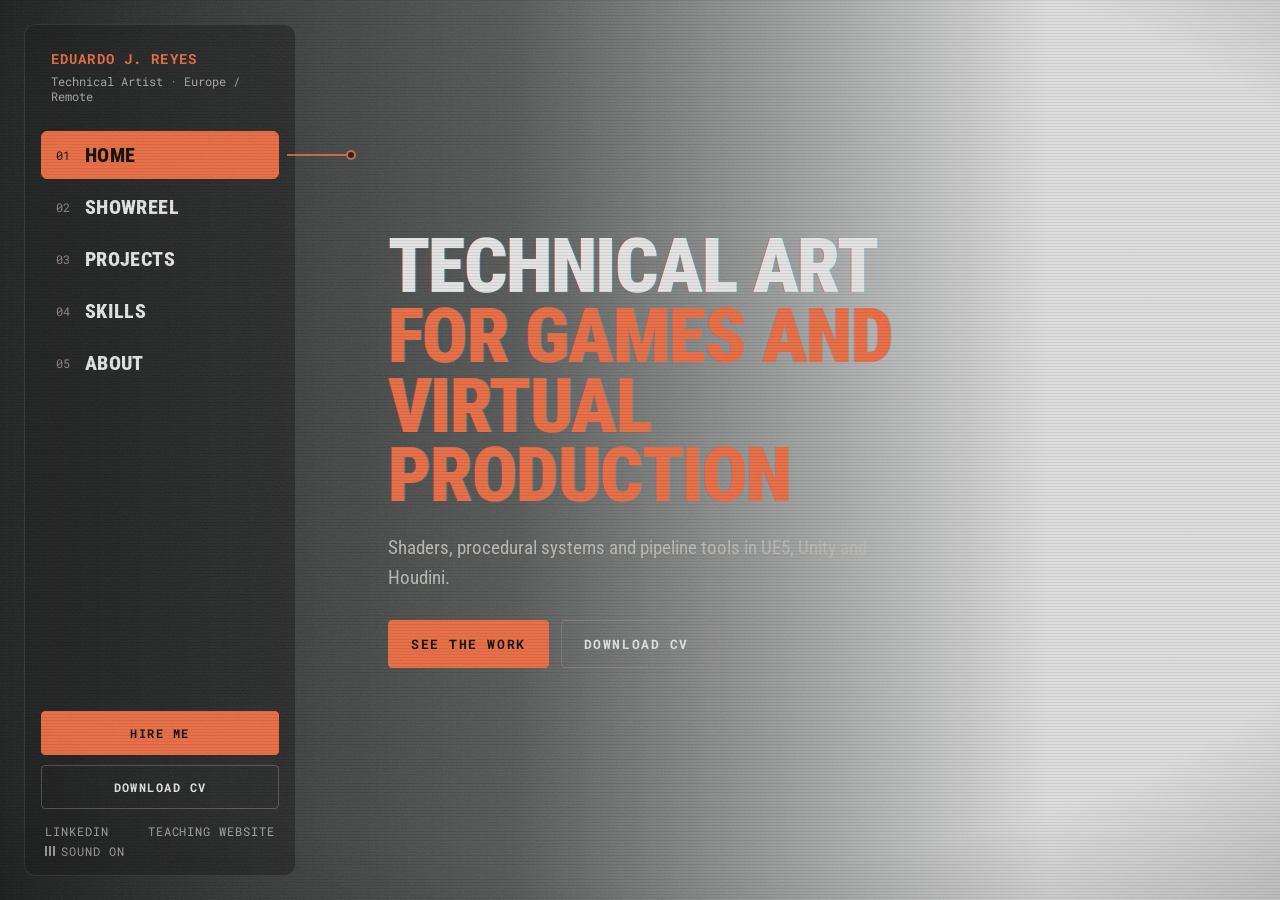
<file: index.html>
<!DOCTYPE html>
<html lang="en">
<head>
<meta charset="UTF-8">
<script>
  (function () {
    try {
      if (sessionStorage.getItem('ejr-handoff') === 'techart') {
        sessionStorage.removeItem('ejr-handoff');
        if (!matchMedia('(prefers-reduced-motion: reduce)').matches) document.documentElement.classList.add('handoff-in');
      }
    } catch (e) {}
  })();
</script>
<meta name="viewport" content="width=device-width, initial-scale=1.0">
<title>Eduardo J. Reyes · Technical Artist</title>
<meta name="description" content="Eduardo J. Reyes, Technical Artist for games and virtual production. Shaders, procedural systems and pipeline tools in UE5, Unity and Houdini. Based in Barcelona.">
<meta name="author" content="Eduardo J. Reyes">
<link rel="canonical" href="https://eduardojreyes.com/">
<meta property="og:type" content="website">
<meta property="og:url" content="https://eduardojreyes.com/">
<meta property="og:title" content="Eduardo J. Reyes · Technical Artist">
<meta property="og:description" content="Shaders, procedural systems and pipeline tools in UE5, Unity and Houdini.">
<meta property="og:image" content="https://eduardojreyes.com/assets/Caratula.png">
<meta name="twitter:card" content="summary_large_image">
<meta name="theme-color" content="#e66d45">
<link rel="preconnect" href="https://fonts.googleapis.com">
<link rel="preconnect" href="https://fonts.gstatic.com" crossorigin>
<link rel="preconnect" href="https://player.vimeo.com">
<link href="https://fonts.googleapis.com/css2?family=Roboto+Condensed:wght@400;700;800;900&family=Roboto+Mono:wght@400;500;700&display=swap" rel="stylesheet">
<style>
:root{
  --bg:#121414; --bg2:#0d0e0f; --surface:#1f2020; --surf-hi:#212323;
  --orange:#e66d45; --orange-lo:#ffb59e; --sand:#e7c184; --teal:#6ed5eb; --cream:#ede4cf;
  --text:#e3e2e2; --soft:#c4c2be; --muted:#b9b7b3; --dim:#a8a6a3; --label:#8f8580;
  --line:rgba(166,139,131,.22); --line-hi:rgba(166,139,131,.45);
  --mono:'Roboto Mono',ui-monospace,monospace; --display:'Roboto Condensed','Arial Narrow',sans-serif;
  --ease:cubic-bezier(.16,.84,.24,1);
  --ca:-1px 0 rgba(255,46,46,.32),1px 0 rgba(0,214,255,.28);
  color-scheme:dark;
}
*,*::before,*::after{box-sizing:border-box}
html,body{height:100%}
body{margin:0;background:var(--bg);color:var(--text);font-family:var(--display);overflow:hidden;
  background-image:linear-gradient(rgba(255,255,255,.045) 1px,transparent 1px),linear-gradient(90deg,rgba(255,255,255,.045) 1px,transparent 1px);
  background-size:80px 80px}
a{color:var(--orange);text-decoration:none;transition:color .2s}
a:hover{color:var(--orange-lo)}
button{font:inherit;color:inherit}
:focus-visible{outline:2px solid var(--orange);outline-offset:3px}
.sr-only{position:absolute;width:1px;height:1px;overflow:hidden;clip:rect(0 0 0 0);white-space:nowrap}
.mono{font-family:var(--mono)}

/* ---------- app frame ---------- */
.app{position:relative;height:100vh;height:100dvh;display:flex;gap:0}
.home-bg{position:absolute;inset:0;z-index:0;overflow:hidden;opacity:0;transition:opacity .8s var(--ease);pointer-events:none}
.app[data-sec="home"] .home-bg{opacity:1}
.home-bg .vid{position:absolute;inset:0}
.home-bg iframe{position:absolute;top:50%;left:50%;width:max(100%,177.78vh);height:max(100%,56.25vw);transform:translate(-50%,-50%);border:0;opacity:0;transition:opacity 1s}
.home-bg .ready iframe{opacity:1}
.home-bg::after{content:'';position:absolute;inset:0;background:linear-gradient(90deg,rgba(18,20,20,.92) 0%,rgba(18,20,20,.7) 40%,rgba(18,20,20,.15) 82%)}

/* ---------- glass menu ---------- */
.menu{position:relative;z-index:60;flex:0 0 272px;margin:24px 0 24px 24px;padding:26px 16px 18px;display:flex;flex-direction:column;gap:26px;
  background:rgba(31,32,32,.55);backdrop-filter:blur(18px);-webkit-backdrop-filter:blur(18px);border:1px solid rgba(255,255,255,.1);border-radius:12px}
.brand{padding:0 10px;display:flex;flex-direction:column;gap:6px}
.brand b{font:700 14px/1.2 var(--mono);letter-spacing:.08em;text-transform:uppercase;color:var(--orange)}
.brand span{font:400 12px/1.3 var(--mono);color:var(--dim)}
.nav{position:relative;display:flex;flex-direction:column;gap:4px;list-style:none;margin:0;padding:0}
.nav a{position:relative;display:flex;align-items:center;gap:14px;min-height:48px;padding:0 14px;border-radius:6px;border:1px solid transparent;
  font:800 20px/1 var(--display);letter-spacing:.02em;text-transform:uppercase;color:var(--text);transition:background .25s,color .25s,border-color .25s}
.nav a .n{font:400 12px/1 var(--mono);color:var(--label);transition:color .25s}
.nav a:hover{background:rgba(255,255,255,.05);color:var(--text)}
.nav a[aria-current="page"]{background:var(--orange);border-color:var(--orange);color:#121414}
.nav a[aria-current="page"] .n{color:#121414}
.wire{position:absolute;right:-68px;width:60px;height:2px;top:0;background:var(--orange);opacity:.85;transition:top .5s var(--ease);pointer-events:none}
.wire::after{content:'';position:absolute;right:-9px;top:-4px;width:10px;height:10px;border-radius:50%;background:var(--surface);border:2px solid var(--orange)}
.menu-foot{margin-top:auto;display:flex;flex-direction:column;gap:10px}
.btn{display:inline-flex;align-items:center;justify-content:center;gap:8px;min-height:44px;padding:0 18px;border-radius:4px;cursor:pointer;
  font:700 12px/1 var(--mono);letter-spacing:.12em;text-transform:uppercase;border:1px solid var(--line-hi);color:var(--text);background:transparent;transition:background .2s,color .2s,border-color .2s}
.btn:hover{border-color:var(--orange);color:var(--orange)}
.btn.solid{background:var(--orange);border-color:var(--orange);color:#121414}
.btn.solid:hover{background:var(--orange-lo);border-color:var(--orange-lo);color:#121414}
.foot-links{display:flex;flex-wrap:wrap;justify-content:space-between;gap:8px;padding:6px 4px 0;font:400 12px/1 var(--mono);letter-spacing:.08em;text-transform:uppercase}
.foot-links a,.sound{color:var(--dim)}
.sound{background:none;border:0;padding:0;cursor:pointer;font:inherit;letter-spacing:inherit;text-transform:inherit;display:inline-flex;align-items:center;gap:6px}
.sound:hover{color:var(--orange)}
.sound i{display:inline-flex;gap:2px;align-items:flex-end;height:10px}
.sound i b{display:block;width:2px;background:currentColor;height:100%;transform-origin:bottom;animation:eq .5s ease-in-out infinite alternate}
.sound i b:nth-child(2){animation-delay:.15s}.sound i b:nth-child(3){animation-delay:.3s}
.sound[aria-pressed="false"] i b{animation:none;transform:scaleY(.3)}
@keyframes eq{0%{transform:scaleY(.3)}100%{transform:scaleY(1)}}

/* ---------- stage ---------- */
.stage{position:relative;z-index:2;flex:1 1 auto;min-width:0;height:100%;overflow:hidden}
.panel{position:absolute;inset:0;padding:28px 44px 28px 92px;display:flex;flex-direction:column;overflow-y:auto;visibility:hidden;opacity:0}
.panel.on{visibility:visible;opacity:1}
.panel.settle{animation:crtSettle .5s cubic-bezier(.2,.7,.2,1) both}
@keyframes crtSettle{0%{transform:scale(1.025,.985);filter:brightness(1.12) contrast(1.05)}100%{transform:none;filter:none}}
.panel.on .rise>*{animation:rise .6s var(--ease) both}
.panel.on .rise>*:nth-child(2){animation-delay:.07s}.panel.on .rise>*:nth-child(3){animation-delay:.14s}.panel.on .rise>*:nth-child(4){animation-delay:.21s}.panel.on .rise>*:nth-child(5){animation-delay:.28s}
@keyframes rise{from{opacity:0;transform:translateY(16px)}to{opacity:1;transform:none}}
.eyebrow{margin:0;font:400 12px/1.4 var(--mono);letter-spacing:.16em;text-transform:uppercase;color:var(--label)}
.h2{margin:0;font:900 44px/.95 var(--display);text-transform:uppercase;letter-spacing:-.01em}
.h2 span{color:var(--orange)}

.node{background:var(--surface);border:1px solid var(--line);border-radius:4px;overflow:hidden}
.nh{display:flex;align-items:center;gap:8px;padding:8px 16px;background:var(--surf-hi);border-bottom:1px solid rgba(255,255,255,.06);font:400 12px/1.2 var(--mono);letter-spacing:.07em;white-space:nowrap;overflow:hidden;text-overflow:ellipsis}
.nh .d{flex:0 0 8px;height:8px;border-radius:50%;background:var(--orange);box-shadow:0 0 6px var(--orange)}
.nh .p{color:var(--label)} .nh .s{color:#6b5a56} .nh .k{color:#b0a8a4;overflow:hidden;text-overflow:ellipsis}

/* home */
.home{justify-content:center}
.home-copy{max-width:660px;display:flex;flex-direction:column;gap:22px}
.home-copy .tag{color:var(--teal)}
.home-copy h1{margin:0;font:900 76px/.92 var(--display);letter-spacing:-.02em;text-transform:uppercase}
.home-copy h1 span{display:block;color:var(--orange)}
.home-copy p.lead{margin:0;font-size:19px;line-height:1.55;color:var(--muted);max-width:520px}
.ctas{display:flex;flex-wrap:wrap;gap:12px;padding-top:6px}
.ctas .btn{font-size:13px;min-height:48px;padding:0 22px}

/* showreel */
.reel{justify-content:center;gap:18px}
.reel .node{width:100%;max-width:1080px}
.reel-frame{position:relative;aspect-ratio:16/9;max-height:calc(100dvh - 220px);margin:0 auto;background:var(--bg2)}
.reel-frame iframe{position:absolute;inset:0;width:100%;height:100%;border:0}
.reel-row{display:flex;flex-wrap:wrap;align-items:center;justify-content:flex-end;gap:12px;max-width:1080px;color:var(--muted);font-size:17px}

/* projects */
.projects{gap:16px;justify-content:center}
.proj-head{display:flex;flex-wrap:wrap;align-items:flex-end;justify-content:space-between;gap:16px}
.proj-ctrl{display:flex;align-items:center;gap:10px}
.arrow{width:48px;height:48px;border-radius:50%;border:1px solid var(--line-hi);background:rgba(31,32,32,.6);display:grid;place-items:center;cursor:pointer;transition:border-color .2s,color .2s}
.arrow:hover{border-color:var(--orange);color:var(--orange)}
.count{min-width:64px;text-align:center;font:500 13px/1 var(--mono);letter-spacing:.1em;color:var(--dim)}
.count b{color:var(--text);font-weight:700}
.track-wrap{container-type:inline-size;position:relative;flex:0 0 auto}
.track{--cw:min(780px,64cqw,calc((100dvh - 440px) * 1.7778));position:relative;height:calc(var(--cw) * 9 / 16 + 34px)}
.pcard{position:absolute;top:0;left:50%;width:var(--cw);cursor:pointer;
  transform:translateX(-50%) scale(.72);opacity:0;pointer-events:none;
  transition:transform .65s var(--ease),opacity .5s var(--ease),filter .5s,border-color .3s;filter:saturate(.5) brightness(.8)}
.pcard[data-o="0"]{transform:translateX(-50%);opacity:1;pointer-events:auto;cursor:default;z-index:3;filter:none;border-color:rgba(230,109,69,.45)}
.pcard[data-o="-1"]{transform:translateX(calc(-50% - 62%)) scale(.82);opacity:.6;pointer-events:auto;z-index:2}
.pcard[data-o="1"]{transform:translateX(calc(-50% + 62%)) scale(.82);opacity:.6;pointer-events:auto;z-index:2}
.pcard[data-o="-1"]:hover,.pcard[data-o="1"]:hover{opacity:.85}
.pmedia{position:relative;aspect-ratio:16/9;background:repeating-linear-gradient(45deg,#171919,#171919 12px,#1c1e1e 12px,#1c1e1e 24px)}
.pmedia .ph{position:absolute;inset:0;display:grid;place-items:center;font:400 12px/1 var(--mono);letter-spacing:.1em;color:var(--label);text-transform:uppercase}
.pmedia iframe{position:absolute;inset:0;width:100%;height:100%;border:0;opacity:0;transition:opacity .6s}
.pmedia.ready iframe{opacity:1}
.pinfo{display:grid;grid-template-columns:minmax(0,1.5fr) minmax(0,1fr);gap:14px 32px;align-items:start;max-width:1100px;width:100%;margin:0 auto}
.pinfo h3{margin:0 0 6px;font:800 28px/1.08 var(--display)}
.pinfo .meta{margin:0 0 8px;font:400 12px/1.4 var(--mono);letter-spacing:.08em;color:var(--label)}
.pinfo p.desc{margin:0;font-size:16px;line-height:1.5;color:var(--muted)}
.facts{display:grid;grid-template-columns:repeat(2,minmax(0,1fr));gap:1px;background:var(--line);border:1px solid var(--line);border-radius:4px;overflow:hidden}
.facts div{background:var(--surface);padding:12px 14px;display:flex;flex-direction:column;gap:5px}
.facts span{font:400 11px/1 var(--mono);letter-spacing:.14em;text-transform:uppercase;color:var(--label)}
.facts b{font-size:16px;font-weight:700;line-height:1.25}
.plinks{grid-column:1/-1;display:flex;flex-wrap:wrap;gap:8px}
.plinks .btn.main{color:var(--orange);border-color:rgba(230,109,69,.5)}
.pinfo.swap>*{animation:rise .45s var(--ease) both}

/* skills */
.skills{justify-content:center;gap:18px}
.sk-grid{display:grid;grid-template-columns:repeat(3,minmax(0,1fr));gap:16px}
@media (max-width:1200px){.sk-grid{grid-template-columns:repeat(2,minmax(0,1fr))}}
@media (max-width:600px){.sk-grid{grid-template-columns:1fr}}
.sk-body{padding:14px 18px 16px;display:flex;flex-direction:column;gap:10px}
.sk-body h3{margin:0;font:800 20px/1.1 var(--display)}
.tags{display:flex;flex-wrap:wrap;gap:8px}
.tags{gap:6px}.tags span{font:400 12px/1 var(--mono);color:#c9c7c4;border:1px solid rgba(166,139,131,.3);border-radius:3px;padding:7px 9px}
.facts-row{display:flex;flex-wrap:wrap;gap:16px}
.facts-row .node{flex:1 1 280px;padding:12px 18px;display:flex;flex-direction:column;gap:6px}
.facts-row span{font:400 11px/1 var(--mono);letter-spacing:.14em;text-transform:uppercase;color:var(--orange)}
.facts-row b{font-size:17px;line-height:1.3}

/* about */
.about{justify-content:center}
.about-wrap{display:flex;flex-wrap:wrap;gap:32px;align-items:center}
.about .photo{flex:0 1 340px}
.about .photo img{display:block;width:100%;height:min(460px,56dvh);object-fit:cover;object-position:center 22%}
.about-copy{flex:999 1 420px;min-width:0;max-width:720px;display:flex;flex-direction:column;gap:18px}
.about-copy p{margin:0;font-size:17px;line-height:1.65;color:var(--soft)}
.clients{font-size:18px;font-weight:700;color:#c9c7c4;line-height:1.5}
.form{display:flex;flex-wrap:wrap;gap:12px;align-items:flex-end;padding-top:4px}
.form label{display:flex;flex-direction:column;gap:6px;font:400 12px/1 var(--mono);letter-spacing:.12em;text-transform:uppercase;color:var(--dim)}
.form label.e{flex:1 1 220px}.form label.m{flex:2 1 320px}
.form input{background:var(--bg);border:1px solid rgba(166,139,131,.35);border-radius:4px;color:var(--text);padding:13px 14px;font:400 15px/1.2 var(--display);letter-spacing:0;text-transform:none}
.form input:focus{border-color:var(--orange);outline:none}
.form .btn{min-height:46px}

/* ---------- shader compile (section change) ----------
   Tiles flip shut in a diagonal wave from the menu side, the new section is swapped in under them,
   then they flip open again. Timings live in the script (COMPILE_*). */
.compile{position:fixed;z-index:55;pointer-events:none;visibility:hidden;display:grid;overflow:hidden}
.compile.run{visibility:visible}
.compile i{display:block;background:#1a1c1c;border:1px solid rgba(230,109,69,.28);transform:scaleY(0);transform-origin:50% 50%}
.compile i.hot{background:#2a1f1b;border-color:rgba(230,109,69,.6)}
.compile.run i{animation:tileIn .14s cubic-bezier(.5,0,.3,1) var(--d) both,tileOut .16s cubic-bezier(.6,0,.4,1) calc(var(--d) + var(--o)) forwards}
.compile.run i.hot{animation:tileIn .14s cubic-bezier(.5,0,.3,1) var(--d) both,tileHot .2s steps(2) calc(var(--d) + .14s) 1,tileOut .16s cubic-bezier(.6,0,.4,1) calc(var(--d) + var(--o)) forwards}
@keyframes tileIn{from{transform:scaleY(0)}to{transform:scaleY(1)}}
@keyframes tileOut{from{transform:scaleY(1)}to{transform:scaleY(0)}}
@keyframes tileHot{0%{background:#8a4129}100%{background:#2a1f1b}}
.compile-osd{position:absolute;left:24px;bottom:22px;z-index:2;font:500 13px/1 var(--mono);letter-spacing:.12em;text-transform:uppercase;color:var(--cream);text-shadow:var(--ca);opacity:0}
.compile.run .compile-osd{opacity:1}
/* handoff to / from the teaching site: tiles cover the whole window, menu included */
.compile.exit{inset:0!important;width:auto!important;height:auto!important;z-index:95}
.compile.run.exit i{animation:tileIn .14s cubic-bezier(.5,0,.3,1) var(--d) both}
.compile.run.exit i.hot{animation:tileIn .14s cubic-bezier(.5,0,.3,1) var(--d) both,tileHot .2s steps(2) calc(var(--d) + .14s) 1}
.handoff-in .compile{visibility:visible;inset:0;z-index:95;background:#1a1c1c}
.handoff-in .compile .compile-osd{opacity:1}
.compile.enter{background:none}
.compile.enter i{transform:scaleY(1);animation:tileOut .18s cubic-bezier(.6,0,.4,1) var(--d) forwards}
.compile.enter i.hot{animation:tileHot .2s steps(2) 1,tileOut .18s cubic-bezier(.6,0,.4,1) var(--d) forwards}
.compile.enter .compile-osd{opacity:0;transition:opacity .15s .15s}
.stage.glitch .panel.on{animation:caShake .3s steps(2) 1}
@keyframes caShake{0%{filter:drop-shadow(-3px 0 rgba(255,40,40,.5)) drop-shadow(3px 0 rgba(0,225,255,.45))}100%{filter:none}}
.home-copy h1,.h2{text-shadow:var(--ca)}

/* ---------- vignette + scanlines + grain + VHS roll (same as the teaching site) ---------- */
body::before{content:'';position:fixed;inset:0;z-index:90;pointer-events:none;
  background:radial-gradient(115% 95% at 50% 45%,transparent 55%,rgba(0,0,0,.4) 100%),repeating-linear-gradient(to bottom,rgba(0,0,0,.07) 0 1px,transparent 1px 3px);
  animation:crtPump 4.5s ease-in-out infinite alternate}
@keyframes crtPump{0%{opacity:.82;transform:scale(1.012)}100%{opacity:1;transform:scale(1)}}
.vhs{position:fixed;inset:0;z-index:89;pointer-events:none;overflow:hidden}
.vhs::before{content:'';position:absolute;left:0;right:0;top:0;height:22vh;
  background:linear-gradient(to bottom,transparent,rgba(255,240,220,.035) 45%,rgba(255,240,220,.045) 55%,transparent);
  transform:translateY(-30vh);animation:vhsRoll 9s linear infinite}
@keyframes vhsRoll{0%{transform:translateY(-30vh)}55%,100%{transform:translateY(110vh)}}
body::after{content:'';position:fixed;inset:-100px;z-index:91;pointer-events:none;opacity:.11;mix-blend-mode:soft-light;
  background-image:url("data:image/svg+xml,%3Csvg xmlns='http://www.w3.org/2000/svg' width='220' height='220'%3E%3Cfilter id='n'%3E%3CfeTurbulence type='fractalNoise' baseFrequency='.85' numOctaves='3' stitchTiles='stitch'/%3E%3CfeColorMatrix values='0 0 0 0 1 0 0 0 0 1 0 0 0 0 1 0 0 0 2.2 -.6'/%3E%3C/filter%3E%3Crect width='100%25' height='100%25' filter='url(%23n)'/%3E%3C/svg%3E");
  animation:grain .9s steps(5) infinite}
@keyframes grain{0%{transform:translate(0,0)}20%{transform:translate(-30px,20px)}40%{transform:translate(25px,-35px)}60%{transform:translate(-15px,40px)}80%{transform:translate(35px,10px)}100%{transform:translate(0,0)}}

/* ---------- small screens: menu on top, sections scroll inside ---------- */
@media (max-width:900px){
  body{overflow-x:hidden;overflow-y:auto}
  .app{flex-direction:column;height:auto;min-height:100dvh}
  .menu{flex:0 0 auto;margin:12px;padding:14px;gap:12px}
  .brand{padding:0 4px}
  .nav{flex-direction:row;overflow-x:auto;gap:6px;scrollbar-width:none}
  .nav a{flex:0 0 auto;min-height:44px;font-size:16px;padding:0 12px;gap:8px}
  .wire{display:none}
  .menu-foot{flex-direction:row;flex-wrap:wrap;align-items:center}
  .menu-foot .btn{flex:1 1 auto}
  .foot-links{flex:1 1 100%}
  .stage{height:auto;overflow:visible;overflow-x:clip}
  .panel{position:relative;inset:auto;padding:20px 16px 48px;display:none;overflow:visible}
  .panel.on{display:flex}
  .home{min-height:70dvh}
  .home-copy h1{font-size:52px}
  .h2{font-size:36px}
  .track{--cw:86cqw}
  .pcard[data-o="-1"],.pcard[data-o="1"]{opacity:0;pointer-events:none}
  .pinfo{grid-template-columns:1fr}
  .reel-frame{max-height:none}
}
@media (prefers-reduced-motion:reduce){
  *,*::before,*::after{animation:none!important;transition:none!important}
  .compile,.vhs{display:none!important}
}
</style>
</head>
<body>
<div class="vhs" aria-hidden="true"></div>
<div class="compile" id="compile" aria-hidden="true"><span class="compile-osd" id="compileOsd">Compiling shaders 0%</span></div>

<div class="app" id="app" data-sec="home">
  <div class="home-bg" aria-hidden="true"><div class="vid" id="homeVid"></div></div>

  <aside class="menu" aria-label="Site">
    <div class="brand"><b>Eduardo J. Reyes</b><span>Technical Artist · Europe / Remote</span></div>
    <nav aria-label="Sections">
      <ul class="nav" id="nav">
        <li><a href="#home" data-sec="home"><span class="n">01</span>Home</a></li>
        <li><a href="#showreel" data-sec="showreel"><span class="n">02</span>Showreel</a></li>
        <li><a href="#projects" data-sec="projects"><span class="n">03</span>Projects</a></li>
        <li><a href="#skills" data-sec="skills"><span class="n">04</span>Skills</a></li>
        <li><a href="#about" data-sec="about"><span class="n">05</span>About</a></li>
        <li class="wire" id="wire" aria-hidden="true"></li>
      </ul>
    </nav>
    <div class="menu-foot">
      <a class="btn solid" href="mailto:eduardoj.reyes@hotmail.com?subject=Technical%20Art%20enquiry">Hire me</a>
      <a class="btn" href="CV2026_EduardoJReyes.pdf" download>Download CV</a>
      <div class="foot-links">
        <a href="https://www.linkedin.com/in/eduardojreyesdev" target="_blank" rel="noopener">LinkedIn</a>
        <a href="/professor/">Teaching website</a>
        <button type="button" class="sound" id="soundBtn" aria-pressed="true"><i aria-hidden="true"><b></b><b></b><b></b></i><span class="sound-label">Sound on</span></button>
      </div>
    </div>
  </aside>

  <main class="stage" id="stage">

    <section class="panel home on" id="home" data-sec="home" aria-labelledby="t-home">
      <div class="home-copy rise">
        <h1 id="t-home">Technical Art<span>for games and virtual production</span></h1>
        <p class="lead">Shaders, procedural systems and pipeline tools in UE5, Unity and Houdini.</p>
        <div class="ctas">
          <a class="btn solid" href="#projects">See the work</a>
          <a class="btn" href="CV2026_EduardoJReyes.pdf" download>Download CV</a>
        </div>
      </div>
    </section>

    <section class="panel reel" id="showreel" data-sec="showreel" aria-labelledby="t-reel">
      <div class="rise" style="display:flex;flex-direction:column;gap:18px">
        <div>
          <h2 class="h2" id="t-reel">Show<span>reel</span></h2>
        </div>
        <div class="node">
          <div class="nh"><span class="d" style="background:var(--sand);box-shadow:0 0 6px var(--sand)"></span><span class="p">VISUAL_SEQUENCE</span><span class="s">::</span><span class="k">REEL_2025</span></div>
          <div class="reel-frame" id="reelFrame"></div>
        </div>
        <div class="reel-row"><a class="mono" href="https://vimeo.com/1203903259" target="_blank" rel="noopener" style="font-size:12px;font-weight:700;letter-spacing:.12em;text-transform:uppercase">Open on Vimeo</a></div>
      </div>
    </section>

    <section class="panel projects" id="projects" data-sec="projects" aria-labelledby="t-proj">
      <div class="proj-head">
        <div><h2 class="h2" id="t-proj">Selected <span>projects</span></h2></div>
        <div class="proj-ctrl">
          <button type="button" class="arrow" id="prev" aria-label="Previous project"><svg width="18" height="18" viewBox="0 0 24 24" fill="none" stroke="currentColor" stroke-width="2" aria-hidden="true"><polyline points="15 18 9 12 15 6"></polyline></svg></button>
          <span class="count" id="count" aria-live="polite"><b>1</b> / 7</span>
          <button type="button" class="arrow" id="next" aria-label="Next project"><svg width="18" height="18" viewBox="0 0 24 24" fill="none" stroke="currentColor" stroke-width="2" aria-hidden="true"><polyline points="9 18 15 12 9 6"></polyline></svg></button>
        </div>
      </div>
      <div class="track-wrap"><div class="track" id="track" role="group" aria-roledescription="carousel" aria-label="Projects"></div></div>
      <div class="pinfo" id="pinfo"></div>
    </section>

    <section class="panel skills" id="skills" data-sec="skills" aria-labelledby="t-skills">
      <div class="rise" style="display:flex;flex-direction:column;gap:22px">
        <div><h2 class="h2" id="t-skills">Ski<span>lls</span></h2></div>
        <div class="sk-grid">
          <div class="node"><div class="nh"><span class="d"></span><span class="p">SKILL_GROUP</span><span class="s">::</span><span class="k">UNREAL_ENGINE_5</span></div>
            <div class="sk-body"><h3>Unreal Engine 5</h3><div class="tags"><span>Shading / HLSL</span><span>Niagara VFX</span><span>PCG Framework</span><span>Chaos Simulation</span></div></div></div>
          <div class="node"><div class="nh"><span class="d" style="background:var(--sand);box-shadow:0 0 6px var(--sand)"></span><span class="p">SKILL_GROUP</span><span class="s">::</span><span class="k">HOUDINI</span></div>
            <div class="sk-body"><h3>Houdini</h3><div class="tags"><span>HDAs &amp; procedural tools</span><span>Destruction sim</span><span>Houdini Engine for UE5</span><span>Pipeline tools</span></div></div></div>
          <div class="node"><div class="nh"><span class="d" style="background:var(--teal);box-shadow:0 0 6px var(--teal)"></span><span class="p">SKILL_GROUP</span><span class="s">::</span><span class="k">UNITY</span></div>
            <div class="sk-body"><h3>Unity</h3><div class="tags"><span>C# scripting</span><span>Lighting &amp; optimization</span><span>SCORM builds for Moodle</span></div></div></div>
          <div class="node"><div class="nh"><span class="d" style="background:var(--teal);box-shadow:0 0 6px var(--teal)"></span><span class="p">SKILL_GROUP</span><span class="s">::</span><span class="k">PIPELINE</span></div>
            <div class="sk-body"><h3>Pipeline</h3><div class="tags"><span>Python</span><span>Asset validation &amp; QA</span><span>Editor utilities</span><span>Git</span></div></div></div>
          <div class="node"><div class="nh"><span class="d"></span><span class="p">SKILL_GROUP</span><span class="s">::</span><span class="k">DESIGN_AND_PRODUCTION</span></div>
            <div class="sk-body"><h3>Design &amp; production</h3><div class="tags"><span>Game design</span><span>Level design</span><span>Team coordination</span><span>Project management</span></div></div></div>
          <div class="node"><div class="nh"><span class="d" style="background:#c9c7c4;box-shadow:0 0 6px #c9c7c4"></span><span class="p">SKILL_GROUP</span><span class="s">::</span><span class="k">ART</span></div>
            <div class="sk-body"><h3>Art</h3><div class="tags"><span>Maya / Blender</span><span>Substance Designer</span><span>Lighting &amp; composition</span></div></div></div>
        </div>
        <div class="facts-row">
          <div class="node"><span>Certification</span><b>Epic Games Authorized Instructor · since 2024</b></div>
          <div class="node"><span>Languages</span><b>Spanish and Catalan native · English C1 · Swedish beginner</b></div>
        </div>
      </div>
    </section>

    <section class="panel about" id="about" data-sec="about" aria-labelledby="t-about">
      <div class="about-wrap rise">
        <div class="node photo">
          <div class="nh"><span class="d" style="background:var(--sand);box-shadow:0 0 6px var(--sand)"></span><span class="p">PORTRAIT_INPUT</span><span class="s">::</span><span class="k">THIS_IS_ME!</span></div>
          <img src="assets/eduardo-photo.jpg" alt="Eduardo J. Reyes" loading="lazy">
        </div>
        <div class="about-copy">
          <div><h2 class="h2" id="t-about">About <span>me</span></h2></div>
          <p>Technical Artist based in Barcelona, with a Master's in Technical Art and Procedural Generation and a background in 3D animation and VFX. I build shaders, procedural systems and tools in UE5 and Houdini, and I've spent the last five years teaching Unreal at La Salle URL and to studio teams like Scopely as an Epic Games Authorized Instructor.</p>
          <div><p class="eyebrow" style="margin-bottom:8px">Worked with</p>
            <div class="clients">Epic Games · Scopely · Amazon Prime Video · Impala Films · La Salle URL · Escape Studios · B-Water Studios · Packt · Razzmatazz · Fundació Pere Tarrés</div></div>
          <div class="ctas"><a class="btn solid" href="mailto:eduardoj.reyes@hotmail.com?subject=Technical%20Art%20enquiry">Contact me</a></div>
        </div>
      </div>
    </section>

  </main>
</div>

<script src="https://player.vimeo.com/api/player.js"></script>
<script>
(function () {
  'use strict';
  var reduce = matchMedia('(prefers-reduced-motion: reduce)').matches;

  /* ---------- edit these ---------- */
  var HOME_VIDEO = '1247683769';  // Vimeo ID of the 10-second loop behind the title (leave empty for none)
  var HOME_HASH = 'da64fe4d81';    // privacy hash from the Vimeo embed link (the h= part)
  var REEL_VIDEO = '1203903259';  // full showreel
  var PROJECTS = [
    { node: 'IMPALA_FILMS__VIRTUAL_PRODUCTION', title: 'Virtual production commercial', meta: 'IMPALA FILMS · TECHNICAL ARTIST', role: 'Technical Artist', client: 'Impala Films',
      desc: 'Real-time UE5 city for an LED volume: custom shaders for the architecture, PCG graphs for the bridge and traffic, set dressing, and optimization passes to hold framerate on set.',
      stack: 'UE5 · PCG · HLSL', type: 'Virtual production', vimeo: '1228743611', links: [['Watch commercial', 'https://youtu.be/kUeCIan6rvk']] },
    { node: 'DJ_DOKKU__SALA_RAZZMATAZZ', title: 'DJ Dokku live visuals', meta: 'SALA RAZZMATAZZ · TECHNICAL ARTIST', role: 'Technical Artist', client: 'DJ Dokku · Razzmatazz',
      desc: 'Full real-time pipeline for a live set: low-poly mascot rigged in Maya, PS1-style pixel shader with dithering, LUT and vertex wiggle, faces driven by texture swaps, three looped clips.',
      stack: 'UE5 · Maya · HLSL', type: 'Live performance', vimeo: '1228743609', links: [['Watch performance', 'https://youtu.be/APET_m-ztyg']] },
    { node: 'SLUMBER_PARTY_GAMES', title: 'Prime Video mini-games', meta: 'PRIME VIDEO SPAIN · GAME DESIGNER & PROGRAMMER', role: 'Game Designer & Programmer', client: 'Prime Video Spain',
      desc: 'The Boys, Invincible, El Internado and Fleabag. Four weeks each, built to hold 45+ minutes of live Twitch play, with custom level tools and all audio made in-house. Streamed by Mayichi.',
      stack: 'GDevelop · Unity · C#', type: 'Browser games', vimeo: '1228743625', links: [['Play the games', 'https://gd.games/SlumberParty_Games'], ['Mayichi stream', 'https://youtu.be/LPW5F-TkqDY?t=454'], ['Prime Video ES', 'https://www.youtube.com/@PrimeVideoES']] },
    { node: 'PERE_TARRES_FOUNDATION', title: '3D immersive quiz', meta: 'FUNDACIÓ PERE TARRÉS · GAME DESIGNER & PROGRAMMER', role: 'Game Designer & Programmer', client: 'Fundació Pere Tarrés',
      desc: 'Moodle learning module packaged as SCORM: students explore a 3D home and fix the hazards elderly people are likely to run into, with tracking built in.',
      stack: 'Unity · C# · SCORM', type: 'E-learning', vimeo: '1228743628', links: [['Watch demo', 'https://www.youtube.com/watch?v=XRPxPH-1XAQ']] },
    { node: 'CHIRALITY_THE_FIRST_JOURNAL', title: 'Chirality: the first journal', meta: 'MASTER THESIS · UOC · GAME DESIGNER & PROGRAMMER', role: 'Game Designer & Programmer', client: 'Universitat Oberta de Catalunya',
      desc: 'Prototype for my thesis, Crafting Fear: Theories of Horror in Game Design. Each mechanic was picked from research and then tested across playtests with dozens of players.',
      stack: 'Unity · C#', type: 'Research prototype', vimeo: '1228747181', links: [['Read the thesis', 'https://drive.google.com/drive/folders/1zYK_8UnCLvL6zsCubllLS57lA8xO0i6C']] },
    { node: 'RISE_OF_DROIDS__BUCKY_AWAY', title: 'Rise of Droids and Bucky Away', meta: 'FREELANCE · GAME DESIGNER & PROGRAMMER', role: 'Game Designer & Programmer', client: 'Freelance · La Salle URL',
      desc: 'Core mechanics, enemy AI and rewards for a top-down shooter slice, plus a game-feel prototype built to teach La Salle students how to tune mechanics.',
      stack: 'GDevelop', type: 'Prototypes', vimeo: '1228743610', links: [['Rise of Droids', 'https://gd.games/barelyapes/rise-of-droids'], ['Bucky Away', 'https://gd.games/slumberparty_games/bucky-away']] },
    { node: 'DIDDL__B-WATER_STUDIOS', title: 'Diddl animation production', meta: 'B-WATER STUDIOS · PRODUCTION COORDINATOR', role: 'Production Coordinator', client: 'B-Water Studios',
      desc: 'Main contact between the client and internal departments on a multi-team series and film, keeping planning, communication and delivery aligned.',
      stack: 'Animation pipeline', type: 'Series and film', youtube: 'AJhZlGP9VkM', start: 36, links: [] }
  ];
  var SECTIONS = ['home', 'showreel', 'projects', 'skills', 'about'];

  /* ---------- sound: tiny synthesized effects (same as the teaching site) ---------- */
  var sfx = (function () {
    var ctx = null, out = null, noiseBuf = null, on = true;
    try { on = localStorage.getItem('ejr-sound') !== 'off'; } catch (e) {}
    function init() {
      if (ctx) { if (ctx.state === 'suspended') ctx.resume(); return; }
      var AC = window.AudioContext || window.webkitAudioContext; if (!AC) return;
      ctx = new AC(); out = ctx.createGain(); out.gain.value = .5; out.connect(ctx.destination);
      noiseBuf = ctx.createBuffer(1, ctx.sampleRate, ctx.sampleRate);
      var d = noiseBuf.getChannelData(0); for (var i = 0; i < d.length; i++) d[i] = Math.random() * 2 - 1;
    }
    function env(g, t, a, peak, dec) { g.gain.setValueAtTime(0.0001, t); g.gain.exponentialRampToValueAtTime(peak, t + a); g.gain.exponentialRampToValueAtTime(0.0001, t + a + dec); }
    function noise(t, dur, type, f, q, peak, a) {
      var n = ctx.createBufferSource(); n.buffer = noiseBuf;
      var bq = ctx.createBiquadFilter(); bq.type = type; bq.frequency.setValueAtTime(f, t); bq.Q.value = q || 1;
      var g = ctx.createGain(); env(g, t, a || .002, peak, dur);
      n.connect(bq); bq.connect(g); g.connect(out); n.start(t, Math.random() * .5); n.stop(t + dur + .05); return bq;
    }
    function tone(t, type, f0, f1, dur, peak, a) {
      var o = ctx.createOscillator(); o.type = type; o.frequency.setValueAtTime(f0, t); o.frequency.exponentialRampToValueAtTime(f1, t + dur);
      var g = ctx.createGain(); env(g, t, a || .004, peak, dur); o.connect(g); g.connect(out); o.start(t); o.stop(t + dur + .05);
    }
    var S = {
      click: function (t) { noise(t, .025, 'highpass', 2200, .7, .35); tone(t, 'sine', 180, 70, .06, .25); },
      step: function (t) { noise(t, .018, 'bandpass', 3200, 2, .22); tone(t, 'triangle', 900, 600, .03, .05); },
      compile: function (t) {
        for (var k = 0; k < 8; k++) { noise(t + k * .03, .014, 'bandpass', 2200 + k * 260, 3, .14); }
        tone(t + .3, 'sine', 140, 60, .1, .2); noise(t + .3, .02, 'highpass', 1600, .7, .16);
      },
      chapter: function (t) {
        var bq = noise(t, .5, 'bandpass', 500, 1.6, .22, .08);
        bq.frequency.exponentialRampToValueAtTime(2600, t + .22); bq.frequency.exponentialRampToValueAtTime(700, t + .55);
        tone(t, 'sawtooth', 70, 110, .45, .025, .06);
      }
    };
    function play(name) { if (!on || !ctx || ctx.state !== 'running' || !S[name]) return; S[name](ctx.currentTime + .005); }
    ['pointerdown', 'keydown', 'touchstart'].forEach(function (ev) { document.addEventListener(ev, init, { passive: true }); });
    var btn = document.getElementById('soundBtn');
    function paint() { btn.setAttribute('aria-pressed', on ? 'true' : 'false'); btn.querySelector('.sound-label').textContent = on ? 'Sound on' : 'Sound off'; }
    btn.addEventListener('click', function () {
      on = !on; try { localStorage.setItem('ejr-sound', on ? 'on' : 'off'); } catch (e) {}
      paint(); init(); if (on) setTimeout(function () { play('click'); }, 30);
    });
    paint();
    return play;
  })();
  document.addEventListener('pointerdown', function (e) {
    if (e.button === 0 && e.target.closest && e.target.closest('a, button') && !e.target.closest('#soundBtn')) sfx('click');
  });

  /* ---------- videos ---------- */
  function vimeoSrc(id, bg, h) {
    return 'https://player.vimeo.com/video/' + id + (h ? '?h=' + h + '&' : '?') + (bg ? 'background=1&autoplay=1&muted=1&loop=1&autopause=0&dnt=1' : 'title=0&byline=0&portrait=0&dnt=1');
  }
  function makeFrame(host, src, title, onReady) {
    var f = document.createElement('iframe');
    f.src = src; f.title = title; f.allow = 'autoplay; fullscreen; picture-in-picture; encrypted-media'; f.setAttribute('allowfullscreen', '');
    f.addEventListener('load', function () { host.classList.add('ready'); if (onReady) onReady(f); });
    host.appendChild(f); return f;
  }
  function player(f) { try { return window.Vimeo ? new Vimeo.Player(f) : null; } catch (e) { return null; } }

  var homeVid = document.getElementById('homeVid'), homePlayer = null;
  if (HOME_VIDEO && !reduce) homePlayer = player(makeFrame(homeVid, vimeoSrc(HOME_VIDEO, true, HOME_HASH), 'Background loop'));
  var reelFrame = document.getElementById('reelFrame'), reelPlayer = null;
  function ensureReel() {
    if (reelPlayer) { if (!reduce) reelPlayer.play().catch(function () {}); return; }
    if (!reelFrame.firstChild) reelPlayer = player(makeFrame(reelFrame, vimeoSrc(REEL_VIDEO, false) + (reduce ? '' : '&autoplay=1&muted=1'), 'Showreel 2025'));
  }

  /* ---------- projects carousel ---------- */
  var track = document.getElementById('track'), pinfo = document.getElementById('pinfo'), countEl = document.getElementById('count');
  var N = PROJECTS.length, pi = 0;
  var cards = PROJECTS.map(function (p, i) {
    var a = document.createElement('article');
    a.className = 'node pcard'; a.setAttribute('aria-roledescription', 'slide'); a.setAttribute('aria-label', (i + 1) + ' of ' + N + ': ' + p.title);
    a.innerHTML = '<div class="nh"><span class="d"></span><span class="p">PROJECT</span><span class="s">::</span><span class="k">' + p.node + '</span></div>' +
      '<div class="pmedia"><span class="ph">' + p.title + '</span></div>';
    a.addEventListener('click', function () { var o = +a.dataset.o; if (o === -1) go(pi - 1); else if (o === 1) go(pi + 1); });
    track.appendChild(a); return a;
  });
  function loadCard(i, bg) {
    var p = PROJECTS[i], c = cards[i], m = c.querySelector('.pmedia');
    if (c._f) return;
    if (p.vimeo) { c._f = makeFrame(m, vimeoSrc(p.vimeo, !reduce), p.title); c._p = player(c._f); }
    else if (p.youtube) {
      c._f = makeFrame(m, 'https://www.youtube-nocookie.com/embed/' + p.youtube + '?enablejsapi=1&start=' + (p.start || 0) + '&autoplay=' + (reduce || bg ? 0 : 1) +
        '&mute=1&loop=1&playlist=' + p.youtube + '&controls=' + (reduce ? 1 : 0) + '&modestbranding=1&rel=0&playsinline=1&iv_load_policy=3&disablekb=1', p.title);
    }
    if (!reduce) { c._f.tabIndex = -1; c._f.setAttribute('aria-hidden', 'true'); }
  }
  function loadNear() {
    loadCard(pi);
    if (matchMedia('(max-width: 900px)').matches) return;
    [pi - 1, pi + 1].forEach(function (j) { j = (j + N) % N; if (!cards[j]._f) { loadCard(j, true); setPlay(j, false); } });
  }
  function setPlay(i, on) {
    var c = cards[i]; if (!c || !c._f || reduce) return;
    if (c._p) { (on ? c._p.play() : c._p.pause()).catch(function () {}); }
    else if (c._f.contentWindow) c._f.contentWindow.postMessage(JSON.stringify({ event: 'command', func: on ? 'playVideo' : 'pauseVideo', args: [] }), '*');
  }
  function esc(s) { return String(s).replace(/&/g, '&amp;').replace(/</g, '&lt;'); }
  function renderInfo() {
    var p = PROJECTS[pi];
    var links = p.links.map(function (l, k) {
      return '<a class="btn' + (k === 0 ? ' main' : '') + '" href="' + l[1] + '" target="_blank" rel="noopener">' + esc(l[0]) + '</a>';
    }).join('');
    pinfo.innerHTML =
      '<div><p class="meta">' + esc(p.meta) + '</p><h3>' + esc(p.title) + '</h3><p class="desc">' + esc(p.desc) + '</p></div>' +
      '<div class="facts"><div><span>Role</span><b>' + esc(p.role) + '</b></div><div><span>Client</span><b>' + esc(p.client) + '</b></div>' +
      '<div><span>Type</span><b>' + esc(p.type) + '</b></div><div><span>Built with</span><b>' + esc(p.stack) + '</b></div></div>' +
      (links ? '<div class="plinks">' + links + '</div>' : '');
    pinfo.classList.remove('swap'); void pinfo.offsetWidth; pinfo.classList.add('swap');
    countEl.innerHTML = '<b>' + (pi + 1) + '</b> / ' + N;
  }
  function layout() {
    cards.forEach(function (c, i) {
      var o = i - pi; if (o > N / 2) o -= N; if (o < -N / 2) o += N;
      c.dataset.o = Math.max(-2, Math.min(2, o));
      c.setAttribute('aria-hidden', o === 0 ? 'false' : 'true');
    });
  }
  function go(i, quiet) {
    var prev = pi;
    pi = (i + N) % N;
    layout(); renderInfo();
    if (current === 'projects') { loadNear(); setPlay(prev, false); setPlay(pi, true); }
    if (!quiet && prev !== pi) sfx('step');
  }
  document.getElementById('prev').addEventListener('click', function () { go(pi - 1); });
  document.getElementById('next').addEventListener('click', function () { go(pi + 1); });
  var tx = null;
  track.addEventListener('touchstart', function (e) { tx = e.touches[0].clientX; }, { passive: true });
  track.addEventListener('touchend', function (e) {
    if (tx === null) return; var dx = e.changedTouches[0].clientX - tx; tx = null;
    if (Math.abs(dx) > 40) go(pi + (dx < 0 ? 1 : -1));
  });

  /* ---------- sections + tape wipe ---------- */
  var app = document.getElementById('app'), stage = document.getElementById('stage');
  var navLinks = [].slice.call(document.querySelectorAll('#nav a')), wire = document.getElementById('wire');
  var panels = {}; [].forEach.call(document.querySelectorAll('.panel'), function (p) { panels[p.dataset.sec] = p; });
  var current = null, busy = false;
  var compileEl = document.getElementById('compile'), compileOsd = document.getElementById('compileOsd');
  var COMPILE_WAVE = 180, COMPILE_IN = 140, COMPILE_SWAP = 335, COMPILE_OUT = 345, COMPILE_TOTAL = 700;
  function buildTiles(full) {
    var r = full ? { left: 0, top: 0, width: innerWidth, bottom: innerHeight } : stage.getBoundingClientRect();
    var top = Math.max(0, r.top), bottom = Math.min(innerHeight, r.bottom);
    var size = 80, cols = Math.max(1, Math.ceil(r.width / size)), rows = Math.max(1, Math.ceil((bottom - top) / size));
    compileEl.style.left = r.left + 'px'; compileEl.style.top = top + 'px';
    compileEl.style.width = r.width + 'px'; compileEl.style.height = (bottom - top) + 'px';
    compileEl.style.gridTemplateColumns = 'repeat(' + cols + ', 1fr)';
    compileEl.style.gridTemplateRows = 'repeat(' + rows + ', 1fr)';
    [].slice.call(compileEl.querySelectorAll('i')).forEach(function (n) { n.remove(); });
    var maxSum = (cols - 1) + (rows - 1) * .6 || 1, frag = document.createDocumentFragment();
    for (var y = 0; y < rows; y++) for (var x = 0; x < cols; x++) {
      var t = document.createElement('i');
      var d = Math.round((x + y * .6) / maxSum * COMPILE_WAVE);
      t.style.setProperty('--d', d + 'ms'); t.style.setProperty('--o', COMPILE_OUT + 'ms');
      if (Math.random() < .14) t.className = 'hot';
      frag.appendChild(t);
    }
    compileEl.insertBefore(frag, compileOsd);
  }
  function countUp() {
    var t0 = performance.now();
    (function tick(now) {
      var k = Math.min(1, (now - t0) / (COMPILE_SWAP + 120));
      compileOsd.textContent = 'Compiling shaders ' + Math.round(k * 100) + '%';
      if (k < 1 && compileEl.classList.contains('run')) requestAnimationFrame(tick);
    })(t0);
  }

  function moveWire() {
    var a = navLinks.filter(function (l) { return l.dataset.sec === current; })[0]; if (!a) return;
    wire.style.top = (a.offsetTop + a.offsetHeight / 2 - 1) + 'px';
  }
  function show(sec) {
    var prev = current; current = sec;
    app.dataset.sec = sec;
    Object.keys(panels).forEach(function (k) { panels[k].classList.toggle('on', k === sec); });
    navLinks.forEach(function (l) { if (l.dataset.sec === sec) l.setAttribute('aria-current', 'page'); else l.removeAttribute('aria-current'); });
    moveWire();
    if (matchMedia('(max-width: 900px)').matches) { var al = navLinks.filter(function (l) { return l.dataset.sec === sec; })[0]; if (al && al.scrollIntoView) al.scrollIntoView({ block: 'nearest', inline: 'center' }); }
    var p = panels[sec]; p.scrollTop = 0;
    if (!reduce) { p.classList.remove('settle'); void p.offsetWidth; p.classList.add('settle'); }
    // media: play what is on screen, pause the rest
    if (homePlayer) (sec === 'home' ? homePlayer.play() : homePlayer.pause()).catch(function () {});
    if (sec === 'showreel') ensureReel(); else if (reelPlayer && prev === 'showreel') reelPlayer.pause().catch(function () {});
    if (sec === 'projects') { loadNear(); setPlay(pi, true); } else if (prev === 'projects') setPlay(pi, false);
  }
  function goSection(sec, push) {
    if (SECTIONS.indexOf(sec) < 0) sec = 'home';
    if (sec === current || busy) return;
    if (push) { try { history.pushState(null, '', '#' + sec); } catch (e) {} }
    if (reduce || current === null) { show(sec); return; }
    busy = true; sfx('compile');
    buildTiles();
    compileEl.classList.remove('run'); void compileEl.offsetWidth; compileEl.classList.add('run');
    countUp();
    setTimeout(function () { show(sec); stage.classList.add('glitch'); }, COMPILE_SWAP);
    setTimeout(function () { compileEl.classList.remove('run'); stage.classList.remove('glitch'); busy = false; }, COMPILE_TOTAL);
  }
  function fromHash() {
    var h = (location.hash || '').replace('#', '');
    if (h === 'work') h = 'projects';
    return SECTIONS.indexOf(h) > -1 ? h : 'home';
  }
  document.addEventListener('click', function (e) {
    var a = e.target.closest && e.target.closest('a[href^="#"]'); if (!a) return;
    var sec = a.getAttribute('href').slice(1); if (sec === 'work') sec = 'projects';
    if (SECTIONS.indexOf(sec) < 0) return;
    e.preventDefault(); goSection(sec, true);
  });
  window.addEventListener('popstate', function () { goSection(fromHash(), false); });
  window.addEventListener('resize', moveWire);

  /* keyboard: up/down or 1-5 change section, left/right change project */
  document.addEventListener('keydown', function (e) {
    if (e.altKey || e.ctrlKey || e.metaKey) return;
    var t = e.target; if (t && (t.tagName === 'INPUT' || t.tagName === 'TEXTAREA')) return;
    var i = SECTIONS.indexOf(current);
    if (e.key >= '1' && e.key <= '5') { goSection(SECTIONS[+e.key - 1], true); return; }
    if (e.key === 'ArrowDown' || e.key === 'PageDown') { e.preventDefault(); goSection(SECTIONS[Math.min(SECTIONS.length - 1, i + 1)], true); }
    else if (e.key === 'ArrowUp' || e.key === 'PageUp') { e.preventDefault(); goSection(SECTIONS[Math.max(0, i - 1)], true); }
    else if (current === 'projects' && e.key === 'ArrowRight') go(pi + 1);
    else if (current === 'projects' && e.key === 'ArrowLeft') go(pi - 1);
  });

  /* mouse wheel steps through sections on desktop (unless the section itself needs to scroll) */
  /* One gesture moves one section. A gesture ends when the wheel has been still for 250ms,
     so spinning the wheel or a long trackpad flick never skips through several sections. */
  var lastWheel = 0, wheelReady = 0;
  document.addEventListener('wheel', function (e) {
    if (matchMedia('(max-width: 900px)').matches || e.ctrlKey) return;
    var now = Date.now(), fresh = now - lastWheel > 250; lastWheel = now;
    var p = panels[current]; if (!p) return;
    var down = e.deltaY > 0;
    var canScroll = down ? p.scrollTop + p.clientHeight < p.scrollHeight - 2 : p.scrollTop > 2;
    if (canScroll || !e.deltaY) return;
    e.preventDefault();
    if (!fresh || busy || now < wheelReady) return;
    wheelReady = now + COMPILE_TOTAL + 150;
    var i = SECTIONS.indexOf(current);
    goSection(SECTIONS[Math.max(0, Math.min(SECTIONS.length - 1, i + (down ? 1 : -1)))], true);
  }, { passive: false });

  /* ---------- handoff to / from the teaching site ---------- */
  var root = document.documentElement;
  if (root.classList.contains('handoff-in')) {
    // tiles start closed over the whole window, then flip open in a wave
    buildTiles(true); compileOsd.textContent = 'Shaders compiled 100%';
    setTimeout(function () {
      compileEl.classList.add('enter'); sfx('compile');
      setTimeout(function () {
        root.classList.remove('handoff-in'); compileEl.classList.remove('enter');
        [].slice.call(compileEl.querySelectorAll('i')).forEach(function (n) { n.remove(); });
      }, COMPILE_WAVE + 260);
    }, 260);
  }
  document.addEventListener('click', function (e) {
    var a = e.target.closest && e.target.closest('a[href="/professor/"]');
    if (!a || reduce || e.button !== 0 || e.ctrlKey || e.metaKey || e.shiftKey || e.altKey) return;
    e.preventDefault();
    try { sessionStorage.setItem('ejr-handoff', 'professor'); } catch (err) {}
    busy = true; sfx('compile');
    buildTiles(true); compileOsd.textContent = 'Loading teaching website';
    compileEl.classList.add('exit'); compileEl.classList.remove('run'); void compileEl.offsetWidth; compileEl.classList.add('run');
    setTimeout(function () { location.href = a.href; }, COMPILE_WAVE + COMPILE_IN + 160);
  });
  // Back button restores this page from cache: open the tiles again
  window.addEventListener('pageshow', function (e) {
    if (e.persisted) { compileEl.classList.remove('run', 'exit', 'enter'); root.classList.remove('handoff-in'); busy = false; }
  });

  /* contact form */
  var cf = document.getElementById('contactForm');
  if (cf) cf.addEventListener('submit', function (e) {
    e.preventDefault();
    var em = document.getElementById('f-email').value.trim(), msg = document.getElementById('f-msg').value.trim();
    if (!em || !msg) return;
    location.href = 'mailto:eduardoj.reyes@hotmail.com?subject=' + encodeURIComponent('Technical Art enquiry') + '&body=' + encodeURIComponent('From: ' + em + '\n\n' + msg);
  });

  go(0, true);
  show(fromHash());
  if (document.fonts && document.fonts.ready) document.fonts.ready.then(moveWire);
})();
</script>
</body>
</html>
</file>
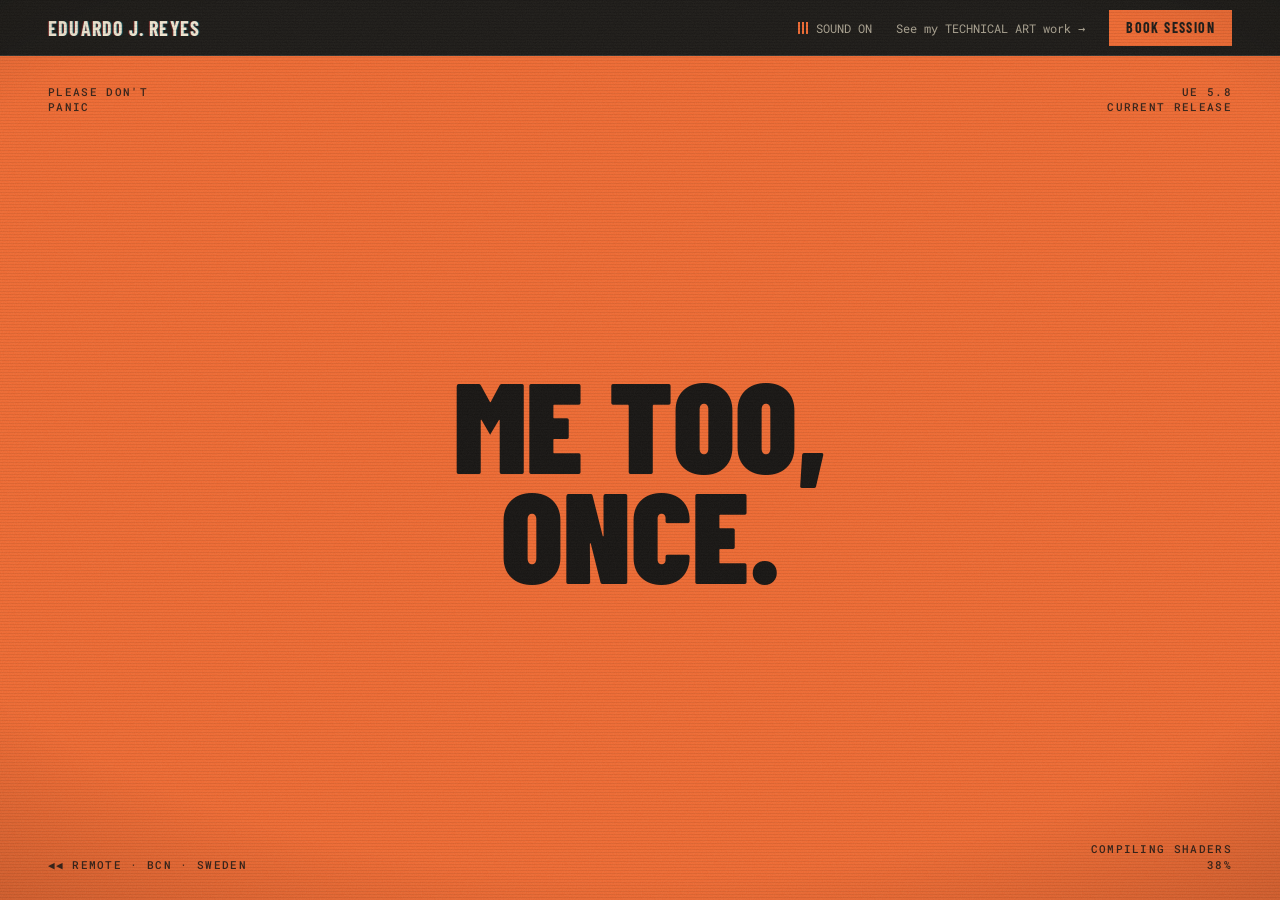
<file: professor/index.html>
<!DOCTYPE html>
<html lang="en">
<head>
<script>
  (function () {
    var r = document.documentElement; r.classList.add('js');
    var seen = false, hand = false, still = matchMedia('(prefers-reduced-motion: reduce)').matches;
    try {
      // arriving from the Technical Art site: skip the intro, play the tape handoff instead
      hand = sessionStorage.getItem('ejr-handoff') === 'professor';
      if (hand) { sessionStorage.removeItem('ejr-handoff'); sessionStorage.setItem('ejr-intro', '1'); }
      seen = sessionStorage.getItem('ejr-intro') === '1';
    } catch (e) {}
    if (hand && !still) r.classList.add('handoff-in');
    if (!seen && !still) r.classList.add('intro-on');
  })();
</script>
<meta charset="utf-8">
<meta name="viewport" content="width=device-width, initial-scale=1, viewport-fit=cover">
<title>Eduardo J. Reyes · Unreal Engine Professor</title>
<meta name="description" content="Unreal Engine 5 classes, studio training and university seminars by Eduardo J. Reyes, Epic Games Authorized Instructor. Remote, Barcelona and Sweden.">
<link rel="preconnect" href="https://fonts.googleapis.com">
<link rel="stylesheet" href="https://fonts.googleapis.com/css2?family=Barlow+Condensed:wght@500;700;900&family=Inter:wght@400;500;600&family=Roboto+Mono:wght@400;500&display=swap">
<link rel="stylesheet" href="css/style.css?v=gd1">
</head>
<body>
<a class="skip" href="#start">Skip to content</a>
<!-- handoff between the two websites: tape bars in (leaving) or out (arriving) -->
<div class="handoff" id="handoff" aria-hidden="true"><i></i><i></i><i></i><span class="handoff-osd" id="handoffOsd">&#9654; PLAY</span></div>

<!-- ===================== TOP BAR ===================== -->
<header class="topbar">
  <a class="brand" href="#start">EDUARDO J. REYES</a>
  <div class="topbar-right">
    <button class="sound-btn" id="soundBtn" type="button" aria-pressed="true" title="Sound on/off"><span class="sound-bars" aria-hidden="true"><i></i><i></i><i></i></span><span class="sound-label">Sound on</span></button>
    <a class="ta-link" href="/">See my TECHNICAL ART work&nbsp;&#8594;</a>
    <a class="btn btn-primary btn-sm" id="topBook" href="#book">Book session</a>
  </div>
</header>

<!-- ===================== INTRO (first visit) ===================== -->
<div class="intro" id="intro" aria-hidden="true">
  <div class="intro-c tl">Please don't<br>panic</div>
  <div class="intro-c tr">UE 5.8<br>Current release</div>
  <div class="intro-c bl"><span class="rw">&#9664;&#9664;</span> Remote · BCN · Sweden</div>
  <div class="intro-c br">Compiling shaders<br><span id="introPct">0</span>%</div>
  <div class="intro-word" id="introWord"></div>
</div>

<!-- tape wipe between chapters -->
<div class="tape" id="tape" aria-hidden="true"><i></i><i></i><i></i></div>
<div class="crt" id="crt" aria-hidden="true"><i class="crt-top"></i><i class="crt-bot"></i><i class="crt-line"></i><span class="crt-osd" id="crtOsd">&#9654; PLAY</span></div>
<div class="vhs" aria-hidden="true"></div>

<!-- ===================== CHAPTERS ===================== -->
<main class="scroller" id="scroller">

  <!-- 01 START -->
  <section class="chapter ch-start" data-chapter="start" style="--steps:1" aria-label="Start">
    <div class="stage">
      <div class="hero-photos" aria-roledescription="carousel" aria-label="Eduardo teaching">
        <img class="is-on" src="assets/teach-2.jpg" alt="Eduardo helping students at their computers during a class" style="object-position:100% 50%">
        <img src="assets/teach-6.jpg" alt="Eduardo giving a talk about portfolios at Cotxeres de Sants, Barcelona" style="object-position:0% 62%">
        <img src="assets/teach-3.jpg" alt="Eduardo reviewing a student's project in class" style="object-position:92% 50%">
        <img src="assets/teach-4.jpg" alt="Eduardo with a training group in Barcelona" style="object-position:50% 50%">
        <img src="assets/teach-5.jpg" alt="Eduardo with a class of students on campus" style="object-position:100% 45%">
        <img src="assets/teach-7.jpg" alt="Eduardo speaking to a full room at Cotxeres de Sants, Barcelona" style="object-position:0% 40%">
        <img src="assets/teach-1.jpg" alt="Eduardo with students at the Arts Digitals Game Jam" style="object-position:73% 50%">
        <div class="fade-r" aria-hidden="true"></div>
        <div class="fade-b" aria-hidden="true"></div>
      </div>
      <div class="hero-text">
        <h1 class="hero-title ca">
          <span class="ln"><span>Lost in Game Development?</span></span>
          <span class="ln s"><span>Me too, once.</span></span>
          <span class="ln o"><span>Let's fix that.</span></span>
        </h1>
        <p class="hero-bio rise">Your game, your scene, your portfolio piece. I help you finish it, and you learn Unreal, Unity and game design on the way.</p>
        <div class="audience rise">
          <a href="#formats-private">Learning UE5? &#8594;</a>
          <a href="#book-studio">Training a team? &#8594;</a>
          <a href="#book-uni">Running a programme? &#8594;</a>
        </div>
        <div class="cta-row rise">
          <a class="btn btn-primary" href="#book">Book a free first class</a>
          <a class="btn btn-ghost" href="#formats-private">How it works &#8594;</a>
        </div>
        <div class="proof rise">
          <img class="badge" src="assets/badge-white.png" alt="Unreal Engine Authorized Instructor" width="60" height="48">
          <p><span>UE Authorized Instructor</span><b>/</b><span>+5 years as a university professor</span><b>/</b><span>+4 years as a game developer and technical artist</span><b>/</b><span>400+ students</span><b>/</b><span>Trained teams at Scopely</span><b>/</b><span>Currently teaching at La Salle URL</span></p>
        </div>
      </div>
    </div>
    <div class="snaps"><i id="start"></i></div>
  </section>

  <!-- 02 FORMATS -->
  <section class="chapter ch-split ch-formats" data-chapter="formats" style="--steps:3" aria-labelledby="formats-t">
    <div class="stage">
      <div class="left">
        <div class="backdrop" aria-hidden="true"><img src="assets/teach-3.jpg" alt=""></div>
        <h2 class="sec-title ca" id="formats-t">Pick how you<br>want to <em>learn</em></h2>
        <p class="lede">Same direct approach. Only the size of the room changes.</p>
        <div class="pick-list" role="list">
          <a class="pick" role="listitem" href="#formats-private" data-item="0"><span class="tag">1:1</span><span class="pick-body"><span class="pick-name">Private classes</span><span class="pick-line">For students, career changers and artists</span></span><span class="chev" aria-hidden="true">&#8250;</span></a>
          <a class="pick" role="listitem" href="#formats-studio" data-item="1"><span class="tag">Teams</span><span class="pick-body"><span class="pick-name">Studio training</span><span class="pick-line">Official Unreal training for studio teams</span></span><span class="chev" aria-hidden="true">&#8250;</span></a>
          <a class="pick" role="listitem" href="#formats-seminars" data-item="2"><span class="tag">2h</span><span class="pick-body"><span class="pick-name">Seminars</span><span class="pick-line">For masters and degree programmes</span></span><span class="chev" aria-hidden="true">&#8250;</span></a>
        </div>
      </div>
      <div class="right grid-panel">
        <article class="panel" data-panel="0">
          <h3 class="panel-title ca rise">Private classes</h3>
          <p class="panel-text rise">Online. For people who want to stop copying tutorials and understand what they are building.</p>
          <div class="steps rise">
            <div class="step"><span class="n">01</span><h4>Diagnostic</h4><p>A free first session. We look at what you already know, what you want to make and how much time you have. You leave with a plan for the next weeks.</p></div>
            <div class="step"><span class="n">02</span><h4>Real project</h4><p>You pick something you actually want to build: a level, a tool, a portfolio piece. Every class moves it forward, and theory shows up when the project needs it.</p></div>
            <div class="step"><span class="n">03</span><h4>Feedback</h4><p>Direct, specific feedback in every class and between classes. Send me what you made and I'll tell you what works and what to fix next.</p></div>
          </div>
          <div class="panel-foot rise"><span class="price">Rate: ask me</span><a class="btn btn-primary" href="#book">Book a free class &#8594;</a></div>
        </article>
        <article class="panel" data-panel="1">
          <h3 class="panel-title ca rise">Studio training</h3>
          <p class="panel-text rise">Official Unreal training through Epic Games' Unreal Authorized Instructor programme, planned around your project. On site or remote. Trained teams at Scopely.</p>
          <div class="steps rise">
            <div class="step"><span class="n">01</span><h4>Your needs</h4><p>We start from your project: what the team is building, where it gets stuck and what each role needs to learn.</p></div>
            <div class="step"><span class="n">02</span><h4>Custom plan</h4><p>I build the training plan around that: which topics, in what order and how deep for artists, designers and programmers.</p></div>
            <div class="step"><span class="n">03</span><h4>Whole team</h4><p>I train the whole team in whatever the project needs, from editor basics to materials, PCG, lighting, Blueprints or optimisation.</p></div>
          </div>
          <div class="panel-foot rise"><span class="price">Quote: ask me</span><a class="btn btn-primary" href="#book-studio">Request training &#8594;</a></div>
        </article>
        <article class="panel" data-panel="2">
          <h3 class="panel-title ca rise">Seminars</h3>
          <p class="panel-text rise">Two-hour sessions for masters and degree programmes, built on real production examples instead of slides about slides.</p>
          <div class="steps rise">
            <div class="step"><span class="n">01</span><h4>Showreel &amp; portfolio</h4><p>How to turn your work into a reel, a website and articles that get you hired. Live feedback on students' work, and by email afterwards.</p></div>
            <div class="step"><span class="n">02</span><h4>Technical Art with UE5</h4><p>Material optimisation tricks and PCG solutions, shown on real production examples.</p></div>
            <div class="step"><span class="n">03</span><h4>Houdini tools with Claude</h4><p>Building your own Houdini tools with AI to speed up a pipeline, from the idea to a working tool.</p></div>
          </div>
          <div class="panel-foot rise"><span class="price">Fee: ask me</span><a class="btn btn-primary" href="#book-uni">Invite me &#8594;</a></div>
        </article>
      </div>
    </div>
    <div class="snaps"><i id="formats-private"></i><i id="formats-studio"></i><i id="formats-seminars"></i></div>
  </section>

  <!-- 03 CURRICULUM -->
  <section class="chapter ch-split ch-curriculum" data-chapter="curriculum" style="--steps:9" aria-labelledby="cur-t">
    <div class="stage">
      <div class="left">
        <div class="backdrop band" aria-hidden="true"><img src="assets/teach-1.jpg" alt=""></div>
        <h2 class="sec-title ca" id="cur-t">What we <em>cover</em></h2>
        <div class="tiles" role="list">
          <a class="tile" role="listitem" href="#module-blueprints" data-item="0"><span class="tile-img" style="background-image:url(assets/module-blueprints.jpg)" aria-hidden="true"></span><span class="tile-id">MOD_01</span><span class="tile-name">Blueprints</span><span class="tile-lv">Beginner</span></a>
          <a class="tile" role="listitem" href="#module-materials" data-item="1"><span class="tile-img" style="background-image:url(assets/module-materials.jpg)" aria-hidden="true"></span><span class="tile-id">MOD_02</span><span class="tile-name">Materials &amp; HLSL</span><span class="tile-lv">Intermediate</span></a>
          <a class="tile" role="listitem" href="#module-pcg" data-item="2"><span class="tile-img" style="background-image:url(assets/module-pcg.jpg)" aria-hidden="true"></span><span class="tile-id">MOD_03</span><span class="tile-name">PCG</span><span class="tile-lv">Advanced</span></a>
          <a class="tile" role="listitem" href="#module-optimization" data-item="3"><span class="tile-img" style="background-image:url(assets/module-optimization.jpg)" aria-hidden="true"></span><span class="tile-id">MOD_04</span><span class="tile-name">Optimization</span><span class="tile-lv">Intermediate</span></a>
          <a class="tile" role="listitem" href="#module-procedural" data-item="4"><span class="tile-img" style="background-image:url(assets/module-procedural.jpg)" aria-hidden="true"></span><span class="tile-id">MOD_05</span><span class="tile-name">Procedural Modeling</span><span class="tile-lv">Advanced</span></a>
          <a class="tile" role="listitem" href="#module-unity" data-item="5"><span class="tile-img" style="background-image:url(assets/module-unity.jpg)" aria-hidden="true"></span><span class="tile-id">MOD_06</span><span class="tile-name">Development in Unity</span><span class="tile-lv">Beginner</span></a>
          <a class="tile" role="listitem" href="#module-pipeline" data-item="6"><span class="tile-img" style="background-image:url(assets/module-pipeline.jpg)" aria-hidden="true"></span><span class="tile-id">MOD_07</span><span class="tile-name">Pipeline tools</span><span class="tile-lv">Advanced</span></a>
          <a class="tile" role="listitem" href="#module-gamedesign" data-item="7"><span class="tile-img" style="background-image:url(assets/module-gamedesign.jpg)" aria-hidden="true"></span><span class="tile-id">MOD_08</span><span class="tile-name">Game Design</span><span class="tile-lv">Beginner</span></a>
          <a class="tile" role="listitem" href="#module-leveldesign" data-item="8"><span class="tile-img" style="background-image:url(assets/module-leveldesign.jpg)" aria-hidden="true"></span><span class="tile-id">MOD_09</span><span class="tile-name">Level Design</span><span class="tile-lv">Beginner</span></a>
        </div>
      </div>
      <div class="right grid-panel">
        <article class="panel" data-panel="0"><h3 class="panel-title ca rise">Blueprints</h3><div class="chips rise"><span class="lv">Beginner</span><span>Gameplay</span></div>
          <dl class="mod rise"><dt>Who it's for</dt><dd>Artists and designers who have never coded, or coders who are new to Unreal.</dd><dt>What it's for</dt><dd>Making things happen in a level: doors, pickups, UI, simple enemies and game rules.</dd><dt>What you walk away with</dt><dd>A small playable prototype you built alone, with logic you can still read a month later.</dd></dl></article>
        <article class="panel" data-panel="1"><h3 class="panel-title ca rise">Materials &amp; HLSL</h3><div class="chips rise"><span class="lv">Intermediate</span><span>Tech Art</span></div>
          <dl class="mod rise"><dt>Who it's for</dt><dd>Artists who already use Unreal and want materials that look better and run faster.</dd><dt>What it's for</dt><dd>Every surface in the game: landscapes, props, VFX and stylised shading.</dd><dt>What you walk away with</dt><dd>A set of reusable master materials and the habit of checking what each one costs.</dd></dl></article>
        <article class="panel" data-panel="2"><h3 class="panel-title ca rise">PCG</h3><div class="chips rise"><span class="lv">Advanced</span><span>Environments</span></div>
          <dl class="mod rise"><dt>Who it's for</dt><dd>Environment and tech artists who are tired of placing every rock by hand.</dd><dt>What it's for</dt><dd>Filling worlds with rules instead of clicks: forests, towns, scattering and paths.</dd><dt>What you walk away with</dt><dd>A PCG graph that dresses a level for you, with controls you can hand to a team.</dd></dl></article>
        <article class="panel" data-panel="3"><h3 class="panel-title ca rise">Optimization</h3><div class="chips rise"><span class="lv">Intermediate</span><span>Performance</span></div>
          <dl class="mod rise"><dt>Who it's for</dt><dd>Anyone whose project runs fine on their own PC and nowhere else.</dd><dt>What it's for</dt><dd>Hitting a frame rate on real hardware with Nanite, Lumen, LODs and the profiler.</dd><dt>What you walk away with</dt><dd>You can profile a scene, find what is slow and fix it instead of guessing.</dd></dl></article>
        <article class="panel" data-panel="4"><h3 class="panel-title ca rise">Procedural Modeling</h3><div class="chips rise"><span class="lv">Advanced</span><span>Houdini</span></div>
          <dl class="mod rise"><dt>Who it's for</dt><dd>3D and tech artists curious about Houdini. No previous Houdini needed.</dd><dt>What it's for</dt><dd>Generating assets, terrain and destruction from parameters instead of modeling each one.</dd><dt>What you walk away with</dt><dd>A procedural asset or terrain tool in Unreal that you can change in seconds.</dd></dl></article>
        <article class="panel" data-panel="5"><h3 class="panel-title ca rise">Development in Unity</h3><div class="chips rise"><span class="lv">Beginner</span><span>Unity</span></div>
          <dl class="mod rise"><dt>Who it's for</dt><dd>Beginners and small indie or student teams working in Unity.</dd><dt>What it's for</dt><dd>C# gameplay scripting, scene structure and keeping a project from turning into chaos.</dd><dt>What you walk away with</dt><dd>A small finished Unity project with a structure your team can keep building on.</dd></dl></article>
        <article class="panel" data-panel="6"><h3 class="panel-title ca rise">Pipeline tools</h3><div class="chips rise"><span class="lv">Advanced</span><span>Python</span></div>
          <dl class="mod rise"><dt>Who it's for</dt><dd>Tech artists and artists who repeat the same steps every day.</dd><dt>What it's for</dt><dd>Python and Houdini tools that automate exports, naming, setup and other boring parts.</dd><dt>What you walk away with</dt><dd>At least one tool your team actually uses, and the know-how to write the next one.</dd></dl></article>
        <article class="panel" data-panel="7"><h3 class="panel-title ca rise">Game Design</h3><div class="chips rise"><span class="lv">Beginner</span><span>Design</span></div>
          <dl class="mod rise"><dt>Who it's for</dt><dd>Students and developers with ideas who struggle to turn them into a game.</dd><dt>What it's for</dt><dd>Core loops, mechanics, systems thinking and the documents that keep a team aligned.</dd><dt>What you walk away with</dt><dd>A clear design document and a prototype that tests whether the idea is fun.</dd></dl></article>
        <article class="panel" data-panel="8"><h3 class="panel-title ca rise">Level Design</h3><div class="chips rise"><span class="lv">Beginner</span><span>Design</span></div>
          <dl class="mod rise"><dt>Who it's for</dt><dd>Beginners and designers who want levels that guide the player without signs everywhere.</dd><dt>What it's for</dt><dd>Spatial flow, pacing and blockout methodology, from greybox to playable.</dd><dt>What you walk away with</dt><dd>A blocked-out, playtested level and a method you can repeat on the next one.</dd></dl></article>
        <a class="btn btn-primary panel-cta" href="#book">Ask about this module &#8594;</a>
      </div>
    </div>
    <div class="snaps"><i id="module-blueprints"></i><i id="module-materials"></i><i id="module-pcg"></i><i id="module-optimization"></i><i id="module-procedural"></i><i id="module-unity"></i><i id="module-pipeline"></i><i id="module-gamedesign"></i><i id="module-leveldesign"></i></div>
  </section>

  <!-- 04 STUDENTS -->
  <section class="chapter ch-students" data-chapter="students" style="--steps:1" aria-labelledby="stu-t">
    <div class="stage">
      <div class="work" aria-roledescription="carousel" aria-label="Student work">
        <div class="work-slide work-video is-on" data-who="1C Students from La Salle" data-what="Showreel"><iframe id="reelFrame" title="Student showreel" tabindex="-1" allow="autoplay; fullscreen; picture-in-picture" referrerpolicy="strict-origin-when-cross-origin"></iframe></div>
        <div class="work-slide" data-who="Clara Molina" data-what="Corridor"><img src="assets/student-clara-molina-corridor-1.jpg" alt="Corridor scene by Clara Molina, made in Unreal Engine 5" ></div>
        <div class="work-slide" data-who="Idaira Peña" data-what="Landscape"><img src="assets/student-idaira-pena-landscape.jpg" alt="Landscape scene by Idaira Peña, made in Unreal Engine 5" ></div>
        <div class="work-slide" data-who="Luna Ghiso" data-what="Corridor"><img src="assets/student-luna-ghiso-corridor.jpg" alt="Corridor scene by Luna Ghiso, made in Unreal Engine 5" loading="lazy"></div>
        <div class="work-slide" data-who="Roberto Berberia" data-what="Landscape"><img src="assets/student-roberto-berberia-landscape.jpg" alt="Landscape scene by Roberto Berberia, made in Unreal Engine 5" loading="lazy"></div>
        <div class="work-slide" data-who="Jaime Vildósola" data-what="Corridor"><img src="assets/student-jaime-vildosola-corridor.jpg" alt="Corridor scene by Jaime Vildósola, made in Unreal Engine 5" loading="lazy"></div>
        <div class="work-slide" data-who="Martina Díaz" data-what="Landscape"><img src="assets/student-martina-diaz-landscape.jpg" alt="Landscape scene by Martina Díaz, made in Unreal Engine 5" loading="lazy"></div>
        <div class="work-slide" data-who="Emma Marín" data-what="Corridor"><img src="assets/student-emma-marin-corridor.jpg" alt="Corridor scene by Emma Marín, made in Unreal Engine 5" loading="lazy"></div>
        <div class="work-slide" data-who="Mar Coquard" data-what="Landscape"><img src="assets/student-mar-coquard-landscape.jpg" alt="Landscape scene by Mar Coquard, made in Unreal Engine 5" loading="lazy"></div>
        <div class="work-slide" data-who="Clara Molina" data-what="Corridor"><img src="assets/student-clara-molina-corridor-2.jpg" alt="Corridor scene by Clara Molina, made in Unreal Engine 5" loading="lazy"></div>
        <div class="work-slide" data-who="Judith Duque" data-what="Corridor"><img src="assets/student-judith-duque-corridor.jpg" alt="Corridor scene by Judith Duque, made in Unreal Engine 5" loading="lazy"></div>
        <div class="work-slide" data-who="Clara Molina" data-what="Corridor"><img src="assets/student-clara-molina-corridor-3.jpg" alt="Corridor scene by Clara Molina, made in Unreal Engine 5" loading="lazy"></div>
        <div class="fade-t" aria-hidden="true"></div><div class="fade-b" aria-hidden="true"></div>
      </div>
      <h2 class="sec-title ca stu-title" id="stu-t">Made by <em>my students</em></h2>
      <div class="dots" id="workDots"></div>
      <p class="work-cap" id="workCap" aria-live="polite">Made by <span id="workWho">1C Students from La Salle</span></p>
      <figure class="review" aria-roledescription="carousel" aria-label="What students say">
        <div class="review-body" id="reviewBody">
          <blockquote id="rvQ" lang="en">"What I value most about his teaching is the quality of his feedback. He genuinely wants his students to grow and do their best. Even when we ask him for feedback on our personal projects, he is always happy to help."</blockquote>
        </div>
        <div class="review-row">
          <figcaption><span class="who" id="rvWho">Naji Swabri</span><span class="role" id="rvRole">Animation &amp; VFX Student</span><a class="now" id="rvNow" href="https://www.linkedin.com/in/naji-swabri-274b98386/" target="_blank" rel="noopener">LinkedIn &#8599;</a></figcaption>
          <div class="review-nav"><span class="rv-count" id="rvCount">1 / 17</span><button type="button" id="rvPrev" aria-label="Previous review">&#8249;</button><button type="button" id="rvNext" aria-label="Next review">&#8250;</button></div>
        </div>
      </figure>
    </div>
    <div class="snaps"><i id="students"></i></div>
  </section>

  <!-- 05 FAQ -->
  <section class="chapter ch-split ch-faq" data-chapter="faq" style="--steps:6" aria-labelledby="faq-t">
    <div class="stage">
      <div class="left">
        <div class="backdrop" aria-hidden="true"><img src="assets/teach-2.jpg" alt=""></div>
        <h2 class="sec-title ca" id="faq-t"><em>F.A.Q.</em></h2>
        <div class="q-list" role="list">
          <a class="q" role="listitem" href="#faq-where" data-item="0"><span>Online or in person?</span><i aria-hidden="true"></i></a>
          <a class="q" role="listitem" href="#faq-languages" data-item="1"><span>Which languages?</span><i aria-hidden="true"></i></a>
          <a class="q" role="listitem" href="#faq-beginners" data-item="2"><span>I've never opened Unreal. Problem?</span><i aria-hidden="true"></i></a>
          <a class="q" role="listitem" href="#faq-version" data-item="3"><span>Which version do you teach?</span><i aria-hidden="true"></i></a>
          <a class="q" role="listitem" href="#faq-pc" data-item="4"><span>Do I need a powerful PC?</span><i aria-hidden="true"></i></a>
          <a class="q" role="listitem" href="#faq-cost" data-item="5"><span>How much does it cost?</span><i aria-hidden="true"></i></a>
        </div>
      </div>
      <div class="right grid-panel">
        <span class="label">Answer</span>
        <article class="panel" data-panel="0"><h3 class="panel-title ca rise">Online or in person?</h3><p class="panel-text rise">Both. Private classes run remotely or in person in Barcelona and Sweden. Studio training can be on site or remote, and I give seminars at universities all around Europe.</p></article>
        <article class="panel" data-panel="1"><h3 class="panel-title ca rise">Which languages?</h3><p class="panel-text rise">Spanish, English and Catalan.</p></article>
        <article class="panel" data-panel="2"><h3 class="panel-title ca rise">I've never opened Unreal. Problem?</h3><p class="panel-text rise">No. Complete beginners are welcome. We start from the editor itself and build up from there. The depth adjusts to you; the approach doesn't.</p></article>
        <article class="panel" data-panel="3"><h3 class="panel-title ca rise">Which version do you teach?</h3><p class="panel-text rise">Unreal Engine 5.8, the current release. If your team is locked to an older version, we work in that one.</p></article>
        <article class="panel" data-panel="4"><h3 class="panel-title ca rise">Do I need a powerful PC?</h3><p class="panel-text rise">This is Epic's recommended setup for Unreal Engine 5.8. Below that, Unreal still opens, just slower. Send me your specs before the first class and we'll plan around them.</p>
          <dl class="specs rise"><dt>OS</dt><dd>Windows 11</dd><dt>CPU</dt><dd>Quad-core Intel or AMD, 2.5 GHz or faster</dd><dt>RAM</dt><dd>32 GB</dd><dt>GPU</dt><dd>DirectX 12 compatible, 8 GB VRAM or more</dd><dt>Lumen / Nanite</dt><dd>NVIDIA RTX 2000, AMD RX 6000, Intel Arc A-Series or newer</dd></dl></article>
        <article class="panel" data-panel="5"><h3 class="panel-title ca rise">How much does it cost?</h3><p class="panel-text rise">It depends on the format and the number of hours. Write to me and I'll give you a straight number. The first class is free either way.</p></article>
        <div class="panel-foot"><span class="muted">Still unsure? Ask me directly.</span><a class="btn btn-primary" href="#book">Book a free first class &#8594;</a></div>
      </div>
    </div>
    <div class="snaps"><i id="faq-where"></i><i id="faq-languages"></i><i id="faq-beginners"></i><i id="faq-version"></i><i id="faq-pc"></i><i id="faq-cost"></i></div>
  </section>
</main>

<!-- ===================== CHAPTER BAR ===================== -->
<nav class="chapters" id="chapters" aria-label="Chapters">
  <a href="#start" data-ch="start"><span class="num">01</span><span class="lbl">Start</span><span class="ticks"></span></a>
  <a href="#formats-private" data-ch="formats"><span class="num">02</span><span class="lbl">Formats</span><span class="ticks"></span></a>
  <a href="#module-blueprints" data-ch="curriculum"><span class="num">03</span><span class="lbl">Curriculum</span><span class="ticks"></span></a>
  <a href="#students" data-ch="students"><span class="num">04</span><span class="lbl">Students</span><span class="ticks"></span></a>
  <a href="#faq-where" data-ch="faq"><span class="num">05</span><span class="lbl">FAQ</span><span class="ticks"></span></a>
</nav>

<!-- ===================== BOOKING (overlay, three audiences) ===================== -->
<div class="book" id="book" role="dialog" aria-modal="true" aria-labelledby="bookTitle" hidden>
  <div class="book-left">
    <div class="backdrop book-video" aria-hidden="true"><img id="bookImg" src="assets/render-01.jpg" alt=""><iframe id="bookVideo" title="" tabindex="-1" allow="autoplay; fullscreen; picture-in-picture" referrerpolicy="strict-origin-when-cross-origin"></iframe></div>
    <button type="button" class="back" id="bookClose">&#8592; Back</button>
    <h2 class="book-title ca" id="bookTitle" tabindex="-1"></h2>
    <p class="book-text" id="bookText"></p>
    <div class="book-switch" id="bookSwitch"></div>
  </div>
  <div class="book-right grid-panel">
    <a class="big-btn btn-primary" id="bookCal" href="https://calendar.google.com/" target="_blank" rel="noopener"><span><span class="t" id="bookCalT">Schedule a meeting</span><span class="s">Opens my Google Calendar booking page</span></span><i aria-hidden="true">&#8594;</i></a>
    <a class="big-btn btn-ghost" id="bookMail" href="mailto:eduardoj.reyes@hotmail.com"><span><span class="t">Send a message directly</span><span class="s">eduardoj.reyes@hotmail.com</span></span><i aria-hidden="true">&#8594;</i></a>
  </div>
</div>

<script src="js/main.js?v=gd1"></script>
</body>
</html>
</file>
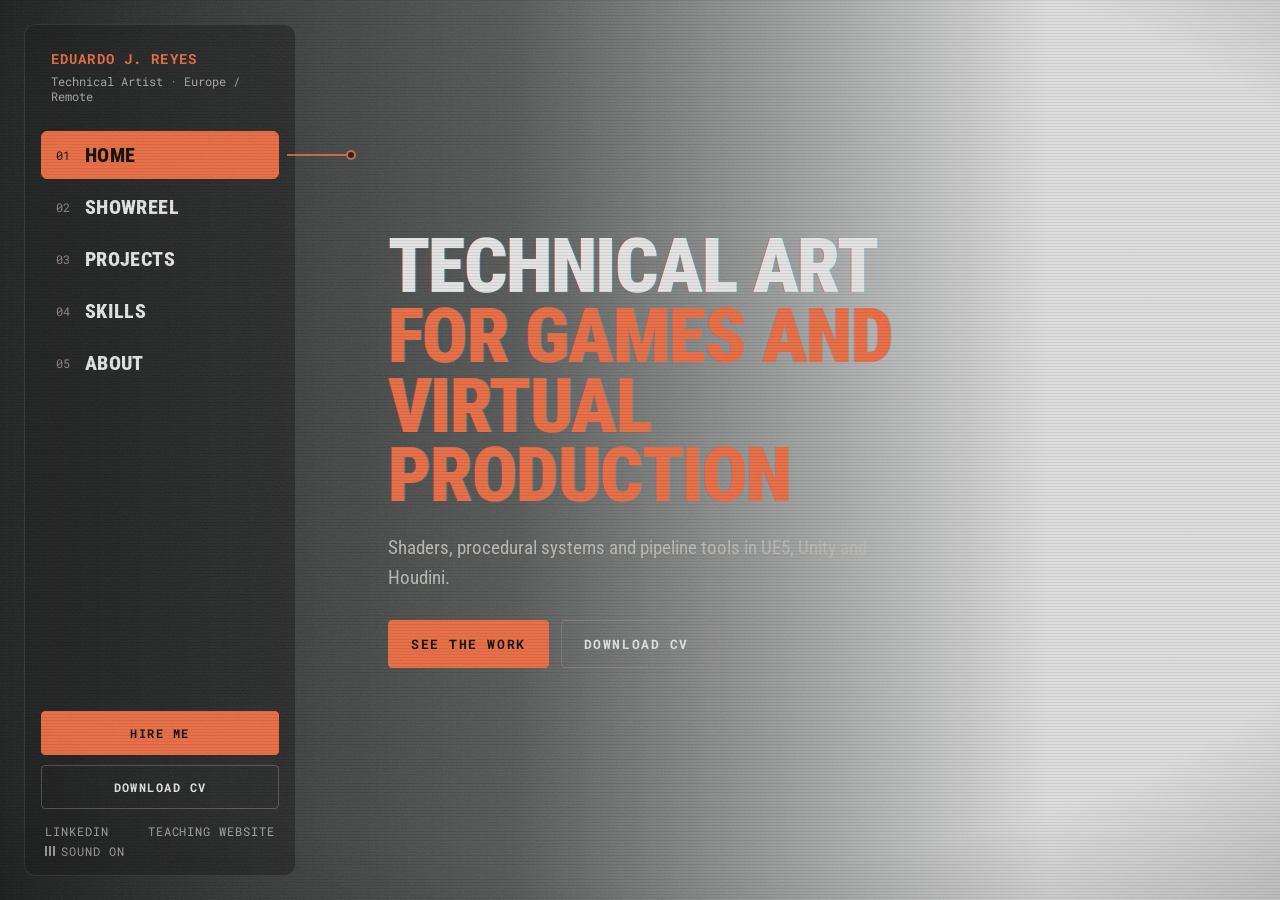
<file: articles.html>
<!DOCTYPE html><html lang="en"><head><meta charset="UTF-8"><title>Moved</title><meta http-equiv="refresh" content="0; url=/"><link rel="canonical" href="https://eduardojreyes.com/"></head><body><a href="/">This page moved. Continue here.</a><script>location.replace('/')</script></body></html>
</file>
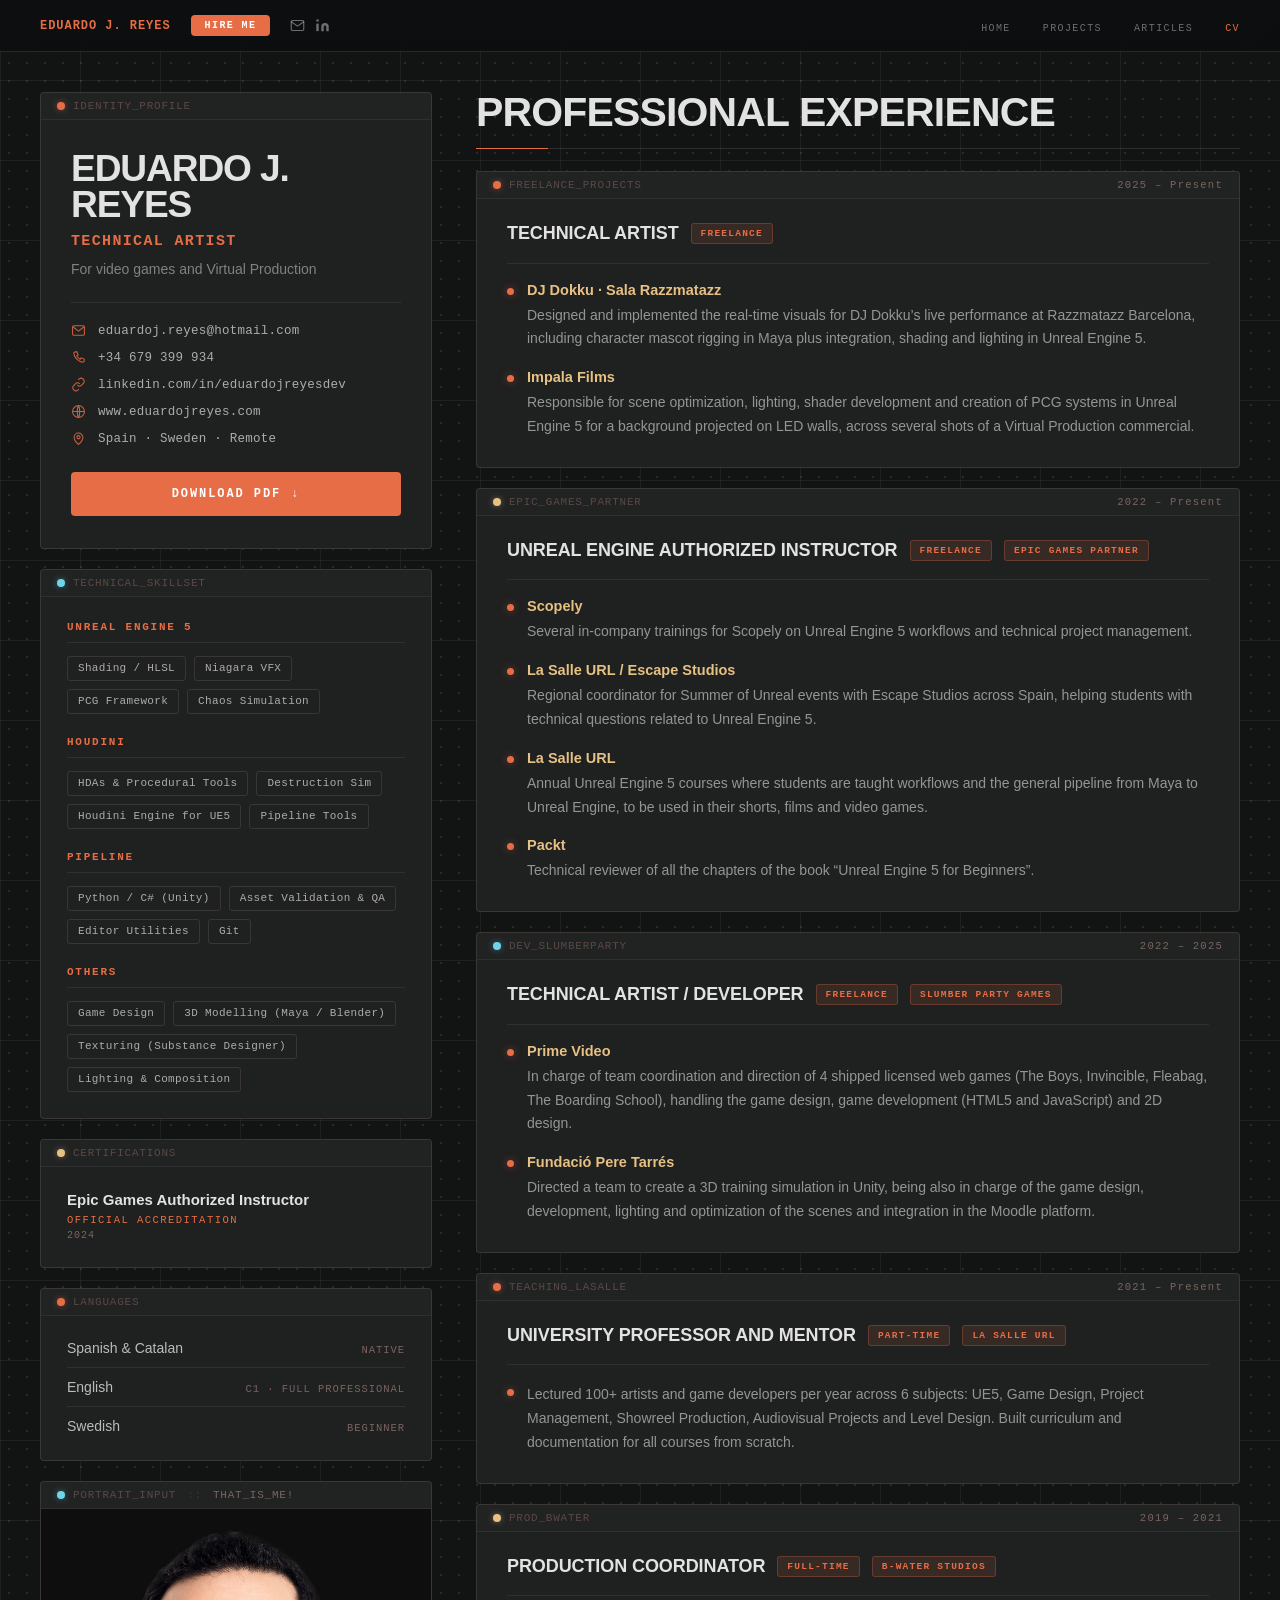
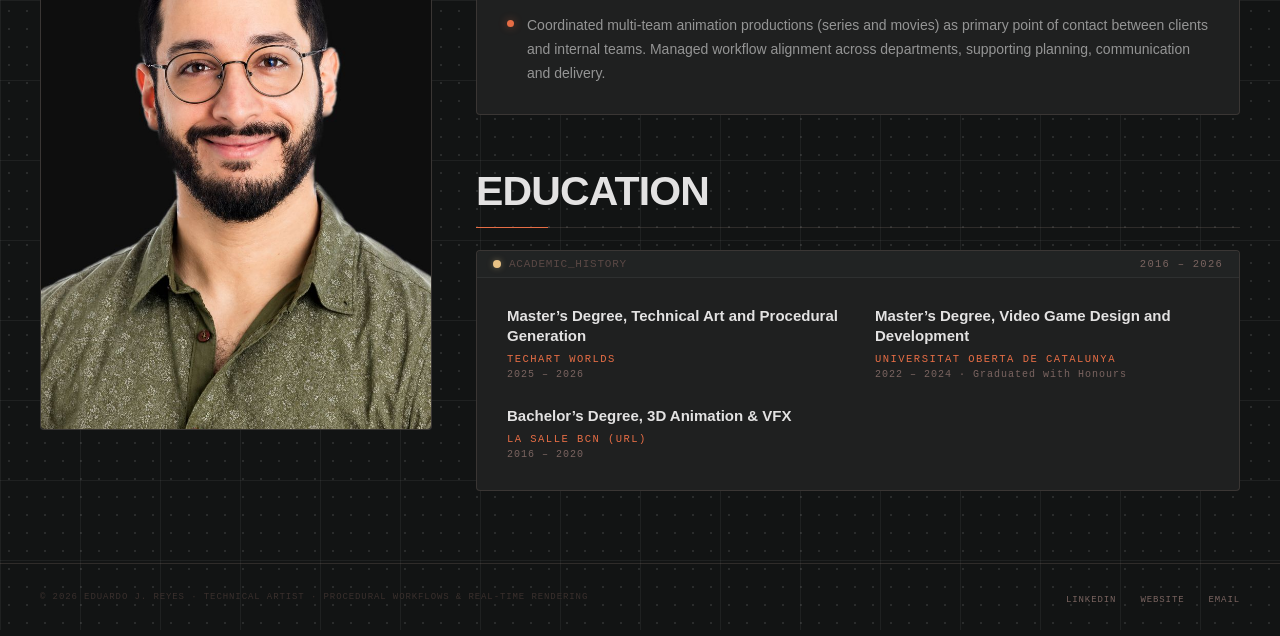
<file: cv.html>
<!DOCTYPE html>
<html lang="en">
<head>
<meta charset="UTF-8"/>
<meta name="viewport" content="width=device-width, initial-scale=1.0"/>
<title>Eduardo J. Reyes — CV · Technical Artist</title>

<!-- SEO -->
<meta name="description" content="CV of Eduardo J. Reyes — Technical Artist with 4 shipped titles. UE5 Authorized Instructor, Houdini, HLSL, Procedural Generation. Based in Barcelona, available worldwide."/>
<meta name="keywords" content="Technical Artist CV, Unreal Engine 5, Houdini, HLSL, Procedural Generation, Barcelona, Real-Time Rendering, Pipeline Tools, Eduardo Reyes"/>
<meta name="author" content="Eduardo J. Reyes"/>
<meta name="robots" content="index, follow"/>
<link rel="canonical" href="https://eduardojreyes.com/cv.html"/>

<!-- Open Graph -->
<meta property="og:type" content="website"/>
<meta property="og:url" content="https://eduardojreyes.com/cv.html"/>
<meta property="og:title" content="Eduardo J. Reyes — CV · Technical Artist"/>
<meta property="og:description" content="CV of Eduardo J. Reyes — Technical Artist with 4 shipped titles. UE5 Authorized Instructor. Houdini · HLSL · Procedural Generation. Barcelona-based."/>
<meta property="og:image" content="https://eduardojreyes.com/assets/Caratula.png"/>
<meta property="og:image:width" content="1280"/>
<meta property="og:image:height" content="720"/>
<meta property="og:image:alt" content="Eduardo J. Reyes — Technical Art · Shaders · Procedural Modelling · Tools"/>
<meta property="og:site_name" content="Eduardo J. Reyes — Portfolio"/>
<meta property="og:locale" content="en_GB"/>

<!-- Twitter / X Card -->
<meta name="twitter:card" content="summary_large_image"/>
<meta name="twitter:title" content="Eduardo J. Reyes — CV · Technical Artist"/>
<meta name="twitter:description" content="CV of Eduardo J. Reyes — Technical Artist with 4 shipped titles. UE5 Authorized Instructor. Houdini · HLSL · Procedural Generation."/>
<meta name="twitter:image" content="https://eduardojreyes.com/assets/Caratula.png"/>
<meta name="twitter:image:alt" content="Eduardo J. Reyes — Technical Art · Shaders · Procedural Modelling · Tools"/>

<meta name="theme-color" content="#e66d45"/>
<link rel="preconnect" href="https://fonts.googleapis.com"/>
<link rel="preconnect" href="https://fonts.gstatic.com" crossorigin/>
<link href="https://fonts.googleapis.com/css2?family=Hanken+Grotesk:wght@300;400;500;600;700;800;900&family=JetBrains+Mono:wght@400;500;700;800&display=swap" rel="stylesheet"/>
<style>
*,*::before,*::after{box-sizing:border-box;margin:0;padding:0;}
:root{
  --bg:#121414; --bg-low:#0d0e0f;
  --surface:#1f2020; --surf-hi:#212323;
  --primary:#e66d45; --primary-lo:#ffb59e;
  --secondary:#e7c184; --tertiary:#6ed5eb;
  --text:#e3e2e2; --text-dim:#dec0b7;
  --outline:rgba(166,139,131,.2);
  --outline-hi:rgba(166,139,131,.38);
  --font:'Roboto Condensed',sans-serif;
  --mono:'Roboto Mono',monospace;
  --r:4px; --pw:1400px;
}
html{scroll-behavior:smooth;}
body{
  position:relative;
  background-color:var(--bg);
  background-image:
    linear-gradient(rgba(255,255,255,.055) 1px, transparent 1px),
    linear-gradient(90deg, rgba(255,255,255,.055) 1px, transparent 1px),
    radial-gradient(circle, rgba(255,255,255,.1) 1px, transparent 1px);
  background-size:80px 80px, 80px 80px, 18px 18px;
  color:var(--text);font-family:var(--font);overflow-x:clip;
  cursor:url("data:image/svg+xml;charset=utf8,<svg xmlns='http://www.w3.org/2000/svg' width='40' height='40' viewBox='0 0 40 40'><path d='M8 4 L8 30 L14 23 L20 36 L24 34.5 L18 22 L28 22 Z' fill='white' stroke='%23e66d45' stroke-width='2.5' stroke-linejoin='round' paint-order='stroke fill'/></svg>") 8 4, auto;
}

/* CURSOR */
a, button, [role="button"], .nav-hire, .dl-btn, .sk-tag, .trusted-card, .proj-card, label, input[type="submit"], select {
  cursor:url("data:image/svg+xml;charset=utf8,<svg xmlns='http://www.w3.org/2000/svg' width='40' height='40' viewBox='0 0 40 40'><path d='M14 6 C14 4.9 14.9 4 16 4 C17.1 4 18 4.9 18 6 L18 16 C18.7 15.4 19.6 15 20.5 15 C21.6 15 22.5 15.6 23 16.5 C23.6 15.9 24.5 15.5 25.5 15.5 C26.5 15.5 27.4 16 28 16.8 C28.5 16.3 29.2 16 30 16 C31.1 16 32 16.9 32 18 L32 26 C32 30.4 28.4 34 24 34 L22 34 C19.6 34 17.4 33 15.9 31.3 L10.4 25 C9.6 24 9.7 22.6 10.7 21.8 C11.6 21.1 12.9 21.2 13.7 22 L14 22.3 Z' fill='white' stroke='%23e66d45' stroke-width='2' stroke-linejoin='round' paint-order='stroke fill'/></svg>") 14 4, pointer;
}

/* NAV */
nav{position:fixed;top:0;left:0;right:0;z-index:200;height:52px;display:flex;align-items:center;justify-content:space-between;padding:0 40px;background:rgba(13,14,15,.9);backdrop-filter:blur(16px);border-bottom:1px solid var(--outline);}
.nav-left{display:flex;align-items:center;gap:20px;}
.nav-name{font-family:var(--mono);font-size:12px;font-weight:700;letter-spacing:.08em;text-transform:uppercase;color:var(--primary);text-decoration:none;}
.nav-hire{cursor:pointer;font-family:var(--mono);font-size:10px;font-weight:700;letter-spacing:.14em;text-transform:uppercase;padding:5px 14px;background:var(--primary);color:#fff;text-decoration:none;border-radius:var(--r);transition:background .2s;}
.nav-hire:hover{background:var(--primary-lo);}
.nav-right{display:flex;gap:32px;list-style:none;}
.nav-right a{font-family:var(--mono);font-size:10px;font-weight:500;letter-spacing:.14em;text-transform:uppercase;color:rgba(227,226,226,.45);text-decoration:none;transition:color .2s;}
.nav-right a:hover{color:var(--text);}
.nav-sep{color:rgba(166,139,131,.3);font-size:10px;}
.nav-icons{display:flex;align-items:center;gap:10px;}
.nav-icon{display:flex;align-items:center;color:rgba(227,226,226,.45);text-decoration:none;transition:color .2s;}
.nav-icon:hover{color:var(--primary);}
.nav-icon svg{width:15px;height:15px;}

/* PAGE */
.page{position:relative;max-width:var(--pw);margin:0 auto;padding:0 40px;z-index:3;}

/* NODE — base (invisible until animated) */
.node{background:var(--surface);border:1px solid var(--outline);border-radius:var(--r);position:relative;opacity:0;border-color .3s;}
.node:hover{border-color:var(--outline-hi);}

/* ── ANIMATION KEYFRAMES ── */
@keyframes fadeIn{
  0%  {opacity:0;transform:translateY(20px);}
  100%{opacity:1;transform:translateY(0);}
}
.anim-fade{animation:fadeIn 467ms cubic-bezier(0.4,0,0.2,1) forwards;}
.anim-glitch{animation:fadeIn 533ms cubic-bezier(0.4,0,0.2,1) forwards;}

/* Header */
.node-header{display:flex;align-items:center;gap:8px;padding:7px 16px;background:var(--surf-hi);border-bottom:1px solid rgba(255,255,255,.06);border-radius:var(--r) var(--r) 0 0;font-family:var(--mono);font-size:11px;letter-spacing:.07em;user-select:none;}
.nh-dot{width:8px;height:8px;border-radius:50%;flex-shrink:0;background:var(--primary);box-shadow:0 0 6px rgba(230,109,69,.5);}
.nh-dot.teal{background:var(--tertiary);box-shadow:0 0 6px rgba(110,213,235,.4);}
.nh-dot.sand{background:var(--secondary);box-shadow:0 0 6px rgba(231,193,132,.4);}
.nh-path{color:#5a4845;} .nh-sep{color:#443635;margin:0 3px;} .nh-name{color:#7a6460;}

/* FOOTER */
footer{border-top:1px solid var(--outline);padding:24px 40px;display:flex;align-items:center;justify-content:space-between;max-width:var(--pw);margin:0 auto;}
.foot-copy{font-family:var(--mono);font-size:9px;letter-spacing:.1em;text-transform:uppercase;color:#3a302d;}
.foot-links{display:flex;gap:24px;list-style:none;}
.foot-links a{font-family:var(--mono);font-size:9px;letter-spacing:.1em;text-transform:uppercase;color:#7a6460;text-decoration:none;transition:color .2s;}
.foot-links a:hover{color:var(--primary);}


/* ─ CV LAYOUT ─ */
.s-cv{padding:92px 0 72px;}
.cv-grid{display:grid;grid-template-columns:392px minmax(0,1fr);gap:44px;align-items:start;}
.cv-col{display:flex;flex-direction:column;gap:20px;}
.sec-h{position:relative;font-size:clamp(26px,3.2vw,42px);font-weight:900;letter-spacing:-.02em;text-transform:uppercase;line-height:1;padding-bottom:16px;margin-bottom:22px;}
.sec-h::after{content:'';position:absolute;left:0;bottom:0;width:100%;height:1px;background:var(--outline);}
.sec-h::before{content:'';position:absolute;left:0;bottom:0;width:72px;height:1px;background:var(--primary);z-index:2;}
.cv-block + .cv-block{margin-top:56px;}
.nh-meta{margin-left:auto;font-family:var(--mono);font-size:10.5px;letter-spacing:.12em;color:#7a6460;white-space:nowrap;}

/* ─ IDENTITY ─ */
.node-id .node-body{padding:30px 30px 32px;}
.cv-h1{font-size:clamp(30px,2.9vw,42px);font-weight:900;line-height:.98;letter-spacing:-.03em;text-transform:uppercase;color:var(--text);margin-bottom:10px;}
.cv-role{font-family:var(--mono);font-size:15px;font-weight:800;letter-spacing:.09em;text-transform:uppercase;color:var(--primary);margin-bottom:8px;}
.cv-role-sub{font-size:14px;line-height:1.6;color:rgba(227,226,226,.5);padding-bottom:22px;margin-bottom:20px;border-bottom:1px solid rgba(255,255,255,.07);}
.cv-meta{display:flex;flex-direction:column;gap:12px;margin-bottom:26px;}
.cv-meta-row{display:flex;align-items:center;gap:12px;font-family:var(--mono);font-size:12.5px;letter-spacing:.02em;color:rgba(227,226,226,.72);text-decoration:none;transition:color .2s;}
a.cv-meta-row:hover{color:var(--primary);}
.cv-meta-row svg{width:15px;height:15px;flex-shrink:0;color:var(--primary);opacity:.85;}
.dl-btn{display:flex;align-items:center;justify-content:center;gap:10px;font-family:var(--mono);font-size:12px;font-weight:800;letter-spacing:.16em;text-transform:uppercase;padding:15px 20px;background:var(--primary);color:#fff;text-decoration:none;border-radius:var(--r);transition:background .2s,transform .2s;}
.dl-btn:hover{background:#f07846;transform:translateY(-1px);}

/* ─ SIDE PANELS ─ */
.node-panel .node-body{padding:24px 26px 26px;}
.sk-group + .sk-group{margin-top:22px;}
.sk-g-title{font-family:var(--mono);font-size:11px;font-weight:700;letter-spacing:.16em;text-transform:uppercase;color:var(--primary);padding-bottom:9px;margin-bottom:13px;border-bottom:1px solid rgba(255,255,255,.07);}
.sk-tags{display:flex;flex-wrap:wrap;gap:8px;}
.sk-tag{font-family:var(--mono);font-size:11px;letter-spacing:.03em;color:rgba(227,226,226,.72);border:1px solid var(--outline);border-radius:3px;padding:6px 10px;line-height:1;transition:border-color .2s,color .2s;}
.sk-tag:hover{border-color:var(--primary);color:var(--text);}
.kv-row{display:flex;align-items:baseline;justify-content:space-between;gap:14px;padding:11px 0;border-bottom:1px solid rgba(255,255,255,.07);}
.kv-row:first-child{padding-top:0;}
.kv-row:last-child{border-bottom:none;padding-bottom:0;}
.kv-k{font-size:14px;color:rgba(227,226,226,.8);}
.kv-v{font-family:var(--mono);font-size:10.5px;letter-spacing:.09em;text-transform:uppercase;color:#7a6460;white-space:nowrap;}
.cert-t{font-size:15px;font-weight:700;margin-bottom:6px;}
.cert-o{font-family:var(--mono);font-size:10.5px;letter-spacing:.14em;text-transform:uppercase;color:var(--primary);margin-bottom:4px;}
.cert-d{font-family:var(--mono);font-size:10px;letter-spacing:.1em;color:#7a6460;}

/* ─ EXPERIENCE ─ */
.role-card .node-body{padding:24px 30px 28px;}
.rc-top{display:flex;align-items:center;gap:12px;flex-wrap:wrap;padding-bottom:18px;margin-bottom:18px;border-bottom:1px solid rgba(255,255,255,.07);}
.rc-title{font-size:18px;font-weight:800;letter-spacing:-.005em;text-transform:uppercase;line-height:1.2;}
.rc-tag{font-family:var(--mono);font-size:9.5px;font-weight:700;letter-spacing:.13em;text-transform:uppercase;color:var(--primary);background:rgba(230,109,69,.12);border:1px solid rgba(230,109,69,.28);padding:4px 9px;border-radius:3px;white-space:nowrap;}
.rc-items{display:flex;flex-direction:column;gap:18px;}
.rc-item{position:relative;padding-left:20px;}
.rc-item::before{content:'';position:absolute;left:0;top:6px;width:7px;height:7px;border-radius:50%;background:var(--primary);box-shadow:0 0 8px rgba(230,109,69,.45);}
.rc-k{font-size:14.5px;font-weight:700;color:var(--secondary);margin-bottom:6px;}
.rc-v{font-size:14px;line-height:1.7;color:rgba(227,226,226,.6);}

/* ─ EDUCATION ─ */
.node-edu .node-body{padding:28px 30px 30px;}
.edu-grid{display:grid;grid-template-columns:repeat(2,minmax(0,1fr));gap:26px 34px;}
.edu-t{font-size:15px;font-weight:700;line-height:1.35;margin-bottom:7px;}
.edu-o{font-family:var(--mono);font-size:10.5px;letter-spacing:.14em;text-transform:uppercase;color:var(--primary);margin-bottom:4px;}
.edu-d{font-family:var(--mono);font-size:10px;letter-spacing:.1em;color:#7a6460;}

/* ─ PORTRAIT ─ */
.node-portrait .node-body{padding:0;}
.portrait-frame{aspect-ratio:3/4;position:relative;overflow:hidden;background:var(--bg-low);border-radius:0 0 var(--r) var(--r);}
.portrait-frame img{position:absolute;inset:0;width:100%;height:100%;object-fit:cover;object-position:center 14%;display:block;}
.nav-right a.active{color:var(--primary);}

/* ─ MOBILE ─ */
@media (max-width: 900px) {
  /* nav */
  nav { padding: 0 20px; height: 52px; }
  .nav-sep { display: none; }
  .nav-right { display: none; }
  .nav-right.open {
    display: flex;
    flex-direction: column;
    gap: 0;
    position: fixed;
    top: 52px;
    left: 0; right: 0;
    background: rgba(13,14,15,.97);
    border-bottom: 1px solid var(--outline);
    padding: 12px 0;
    z-index: 199;
  }
  .nav-right.open li a {
    display: block;
    padding: 12px 24px;
    font-size: 12px;
  }
  .nav-burger {
    display: flex;
    flex-direction: column;
    gap: 5px;
    background: none;
    border: none;
    padding: 6px;
    margin-left: auto;
  }
  .nav-burger span {
    display: block;
    width: 22px;
    height: 2px;
    background: var(--text);
    border-radius: 2px;
    transition: transform .2s, opacity .2s;
  }

  /* page */
  .page { padding: 0 16px; }

  /* cv layout — single column */
  .s-cv { padding: 72px 0 48px; }
  .cv-grid {
    grid-template-columns: 1fr;
    gap: 16px;
  }

  /* identity card */
  .node-id .node-body { padding: 20px 18px 24px; }
  .cv-h1 { font-size: clamp(26px,8vw,38px); }
  .cv-role { font-size: 13px; }
  .cv-role-sub { font-size: 13px; }
  .cv-meta-row { font-size: 11.5px; }

  /* side panels */
  .node-panel .node-body { padding: 18px 18px 20px; }
  .sk-tag { font-size: 10px; padding: 5px 8px; }

  /* kv rows */
  .kv-k { font-size: 13px; }
  .kv-v { font-size: 10px; }

  /* experience cards */
  .role-card .node-body { padding: 18px 18px 20px; }
  .rc-title { font-size: 15px; }
  .rc-v { font-size: 13px; }
  .rc-k { font-size: 13px; }

  /* education */
  .node-edu .node-body { padding: 18px 18px 20px; }
  .edu-grid { grid-template-columns: 1fr; gap: 20px; }
  .edu-t { font-size: 14px; }

  /* portrait — hide on mobile like the contact photo in index */
  .node-portrait { display: none; }

  /* section headings */
  .sec-h { font-size: clamp(20px,6vw,30px); margin-bottom: 16px; }
  .cv-block + .cv-block { margin-top: 36px; }

  /* footer */
  footer {
    flex-direction: column;
    gap: 12px;
    padding: 20px 16px;
    text-align: center;
  }
  .foot-links { justify-content: center; }
}
</style>
</head>
<body>

<div class="cursor" id="cursor">
  <div class="cur-ring" id="curRing"></div>
  <div class="cur-dot" id="curDot"></div>
</div>

<nav>
  <div class="nav-left">
    <a href="index.html" class="nav-name">Eduardo J. Reyes</a>
    <a href="mailto:eduardoj.reyes@hotmail.com?subject=Technical%20Art%20enquiry" class="nav-hire">Hire Me</a>
    <div class="nav-icons">
      <a href="mailto:eduardoj.reyes@hotmail.com" class="nav-icon" aria-label="Email"><svg viewBox="0 0 24 24" fill="none" stroke="currentColor" stroke-width="1.8" stroke-linecap="round" stroke-linejoin="round"><path d="M4 4h16c1.1 0 2 .9 2 2v12c0 1.1-.9 2-2 2H4c-1.1 0-2-.9-2-2V6c0-1.1.9-2 2-2z"/><polyline points="22,6 12,13 2,6"/></svg></a>
      <a href="https://www.linkedin.com/in/eduardojreyesdev" target="_blank" rel="noopener" class="nav-icon" aria-label="LinkedIn"><svg viewBox="0 0 24 24" fill="currentColor"><path d="M16 8a6 6 0 0 1 6 6v7h-4v-7a2 2 0 0 0-2-2 2 2 0 0 0-2 2v7h-4v-7a6 6 0 0 1 6-6z"/><rect x="2" y="9" width="4" height="12"/><circle cx="4" cy="4" r="2"/></svg></a>
    </div>
  </div>
  <ul class="nav-right" id="navMenu">
    <li><a href="index.html">Home</a></li>
    <li><a href="works.html">Projects</a></li>
    <li><a href="articles.html">Articles</a></li>
    <li><a href="cv.html" class="active">CV</a></li>
  </ul>
  <button class="nav-burger" id="navBurger" aria-label="Menu" style="display:none;">
    <span></span><span></span><span></span>
  </button>
</nav>

<section class="s-cv">
  <div class="page">
    <div class="cv-grid">

      <!-- LEFT COLUMN -->
      <aside class="cv-col">

        <div class="node node-id" id="n-id">
          <div class="node-header">
            <span class="nh-dot"></span>
            <span class="nh-path">IDENTITY_PROFILE</span>
          </div>
          <div class="node-body">
            <h1 class="cv-h1">Eduardo J. Reyes</h1>
            <p class="cv-role">Technical Artist</p>
            <p class="cv-role-sub">For video games and Virtual Production</p>
            <div class="cv-meta">
              <a class="cv-meta-row" href="mailto:eduardoj.reyes@hotmail.com"><svg viewBox="0 0 24 24" fill="none" stroke="currentColor" stroke-width="1.7"><rect x="2.5" y="4.5" width="19" height="15" rx="2"/><path d="M3 6l9 7 9-7"/></svg><span>eduardoj.reyes@hotmail.com</span></a>
              <a class="cv-meta-row" href="tel:+34679399934"><svg viewBox="0 0 24 24" fill="none" stroke="currentColor" stroke-width="1.7"><path d="M6.5 3h3l2 5-2.4 1.4a12 12 0 0 0 5.5 5.5L16 12.5l5 2v3a2 2 0 0 1-2.2 2A16.5 16.5 0 0 1 4.5 5.2 2 2 0 0 1 6.5 3z"/></svg><span>+34 679 399 934</span></a>
              <a class="cv-meta-row" href="https://www.linkedin.com/in/eduardojreyesdev" target="_blank" rel="noopener"><svg viewBox="0 0 24 24" fill="none" stroke="currentColor" stroke-width="1.7"><path d="M10 13a5 5 0 0 0 7 0l3-3a5 5 0 0 0-7-7l-1.5 1.5"/><path d="M14 11a5 5 0 0 0-7 0l-3 3a5 5 0 0 0 7 7l1.5-1.5"/></svg><span>linkedin.com/in/eduardojreyesdev</span></a>
              <a class="cv-meta-row" href="https://www.eduardojreyes.com" target="_blank" rel="noopener"><svg viewBox="0 0 24 24" fill="none" stroke="currentColor" stroke-width="1.7"><circle cx="12" cy="12" r="9.5"/><path d="M2.5 12h19M12 2.5c2.5 3 2.5 16 0 19M12 2.5c-2.5 3-2.5 16 0 19"/></svg><span>www.eduardojreyes.com</span></a>
              <div class="cv-meta-row"><svg viewBox="0 0 24 24" fill="none" stroke="currentColor" stroke-width="1.7"><path d="M12 21.5s7-6.2 7-11.2a7 7 0 1 0-14 0c0 5 7 11.2 7 11.2z"/><circle cx="12" cy="10" r="2.6"/></svg><span>Spain &middot; Sweden &middot; Remote</span></div>
            </div>
            <a class="dl-btn" href="CV2026_EduardoJReyes.pdf" download>Download PDF <span>&darr;</span></a>
          </div>
        </div>

        <div class="node node-panel" id="n-skills">
          <div class="node-header">
            <span class="nh-dot teal"></span>
            <span class="nh-path">TECHNICAL_SKILLSET</span>
          </div>
          <div class="node-body">
            <div class="sk-group">
              <p class="sk-g-title">Unreal Engine 5</p>
              <div class="sk-tags">
                  <span class="sk-tag">Shading / HLSL</span>
                  <span class="sk-tag">Niagara VFX</span>
                  <span class="sk-tag">PCG Framework</span>
                  <span class="sk-tag">Chaos Simulation</span>
              </div>
            </div>
            <div class="sk-group">
              <p class="sk-g-title">Houdini</p>
              <div class="sk-tags">
                  <span class="sk-tag">HDAs &amp; Procedural Tools</span>
                  <span class="sk-tag">Destruction Sim</span>
                  <span class="sk-tag">Houdini Engine for UE5</span>
                  <span class="sk-tag">Pipeline Tools</span>
              </div>
            </div>
            <div class="sk-group">
              <p class="sk-g-title">Pipeline</p>
              <div class="sk-tags">
                  <span class="sk-tag">Python / C# (Unity)</span>
                  <span class="sk-tag">Asset Validation &amp; QA</span>
                  <span class="sk-tag">Editor Utilities</span>
                  <span class="sk-tag">Git</span>
              </div>
            </div>
            <div class="sk-group">
              <p class="sk-g-title">Others</p>
              <div class="sk-tags">
                  <span class="sk-tag">Game Design</span>
                  <span class="sk-tag">3D Modelling (Maya / Blender)</span>
                  <span class="sk-tag">Texturing (Substance Designer)</span>
                  <span class="sk-tag">Lighting &amp; Composition</span>
              </div>
            </div>
          </div>
        </div>

        <div class="node node-panel" id="n-certs">
          <div class="node-header">
            <span class="nh-dot sand"></span>
            <span class="nh-path">CERTIFICATIONS</span>
          </div>
          <div class="node-body">
            <p class="cert-t">Epic Games Authorized Instructor</p>
            <p class="cert-o">Official Accreditation</p>
            <p class="cert-d">2024</p>
          </div>
        </div>

        <div class="node node-panel" id="n-langs">
          <div class="node-header">
            <span class="nh-dot"></span>
            <span class="nh-path">LANGUAGES</span>
          </div>
          <div class="node-body">
            <div class="kv-row"><span class="kv-k">Spanish &amp; Catalan</span><span class="kv-v">Native</span></div>
            <div class="kv-row"><span class="kv-k">English</span><span class="kv-v">C1 &middot; Full Professional</span></div>
            <div class="kv-row"><span class="kv-k">Swedish</span><span class="kv-v">Beginner</span></div>
          </div>
        </div>

        <div class="node node-portrait" id="n-portrait">
          <div class="node-header">
            <span class="nh-dot teal"></span>
            <span class="nh-path">PORTRAIT_INPUT</span>
            <span class="nh-sep">::</span>
            <span class="nh-name">THAT_IS_ME!</span>
          </div>
          <div class="node-body">
            <div class="portrait-frame">
              <img src="[data-uri]" alt="Eduardo J. Reyes"/>
            </div>
          </div>
        </div>

      </aside>

      <!-- RIGHT COLUMN -->
      <main>

        <div class="cv-block">
          <h2 class="sec-h">Professional Experience</h2>
          <div class="cv-col">

            <div class="node role-card" id="n-exp-1">
              <div class="node-header">
                <span class="nh-dot"></span>
                <span class="nh-path">FREELANCE_PROJECTS</span>
                <span class="nh-meta">2025 &ndash; Present</span>
              </div>
              <div class="node-body">
                <div class="rc-top">
                  <h3 class="rc-title">Technical Artist</h3>
              <span class="rc-tag">Freelance</span>
                </div>
                <div class="rc-items">
              <div class="rc-item">
                <p class="rc-k">DJ Dokku &middot; Sala Razzmatazz</p>
                <p class="rc-v">Designed and implemented the real-time visuals for DJ Dokku’s live performance at Razzmatazz Barcelona, including character mascot rigging in Maya plus integration, shading and lighting in Unreal Engine 5.</p>
              </div>
              <div class="rc-item">
                <p class="rc-k">Impala Films</p>
                <p class="rc-v">Responsible for scene optimization, lighting, shader development and creation of PCG systems in Unreal Engine 5 for a background projected on LED walls, across several shots of a Virtual Production commercial.</p>
              </div>
                </div>
              </div>
            </div>

            <div class="node role-card" id="n-exp-2">
              <div class="node-header">
                <span class="nh-dot sand"></span>
                <span class="nh-path">EPIC_GAMES_PARTNER</span>
                <span class="nh-meta">2022 &ndash; Present</span>
              </div>
              <div class="node-body">
                <div class="rc-top">
                  <h3 class="rc-title">Unreal Engine Authorized Instructor</h3>
              <span class="rc-tag">Freelance</span>
              <span class="rc-tag">Epic Games Partner</span>
                </div>
                <div class="rc-items">
              <div class="rc-item">
                <p class="rc-k">Scopely</p>
                <p class="rc-v">Several in-company trainings for Scopely on Unreal Engine 5 workflows and technical project management.</p>
              </div>
              <div class="rc-item">
                <p class="rc-k">La Salle URL / Escape Studios</p>
                <p class="rc-v">Regional coordinator for Summer of Unreal events with Escape Studios across Spain, helping students with technical questions related to Unreal Engine 5.</p>
              </div>
              <div class="rc-item">
                <p class="rc-k">La Salle URL</p>
                <p class="rc-v">Annual Unreal Engine 5 courses where students are taught workflows and the general pipeline from Maya to Unreal Engine, to be used in their shorts, films and video games.</p>
              </div>
              <div class="rc-item">
                <p class="rc-k">Packt</p>
                <p class="rc-v">Technical reviewer of all the chapters of the book “Unreal Engine 5 for Beginners”.</p>
              </div>
                </div>
              </div>
            </div>

            <div class="node role-card" id="n-exp-3">
              <div class="node-header">
                <span class="nh-dot teal"></span>
                <span class="nh-path">DEV_SLUMBERPARTY</span>
                <span class="nh-meta">2022 &ndash; 2025</span>
              </div>
              <div class="node-body">
                <div class="rc-top">
                  <h3 class="rc-title">Technical Artist / Developer</h3>
              <span class="rc-tag">Freelance</span>
              <span class="rc-tag">Slumber Party Games</span>
                </div>
                <div class="rc-items">
              <div class="rc-item">
                <p class="rc-k">Prime Video</p>
                <p class="rc-v">In charge of team coordination and direction of 4 shipped licensed web games (The Boys, Invincible, Fleabag, The Boarding School), handling the game design, game development (HTML5 and JavaScript) and 2D design.</p>
              </div>
              <div class="rc-item">
                <p class="rc-k">Fundació Pere Tarrés</p>
                <p class="rc-v">Directed a team to create a 3D training simulation in Unity, being also in charge of the game design, development, lighting and optimization of the scenes and integration in the Moodle platform.</p>
              </div>
                </div>
              </div>
            </div>

            <div class="node role-card" id="n-exp-4">
              <div class="node-header">
                <span class="nh-dot"></span>
                <span class="nh-path">TEACHING_LASALLE</span>
                <span class="nh-meta">2021 &ndash; Present</span>
              </div>
              <div class="node-body">
                <div class="rc-top">
                  <h3 class="rc-title">University Professor and Mentor</h3>
              <span class="rc-tag">Part-time</span>
              <span class="rc-tag">La Salle URL</span>
                </div>
                <div class="rc-items">
              <div class="rc-item">
                <p class="rc-v">Lectured 100+ artists and game developers per year across 6 subjects: UE5, Game Design, Project Management, Showreel Production, Audiovisual Projects and Level Design. Built curriculum and documentation for all courses from scratch.</p>
              </div>
                </div>
              </div>
            </div>

            <div class="node role-card" id="n-exp-5">
              <div class="node-header">
                <span class="nh-dot sand"></span>
                <span class="nh-path">PROD_BWATER</span>
                <span class="nh-meta">2019 &ndash; 2021</span>
              </div>
              <div class="node-body">
                <div class="rc-top">
                  <h3 class="rc-title">Production Coordinator</h3>
              <span class="rc-tag">Full-time</span>
              <span class="rc-tag">B-Water Studios</span>
                </div>
                <div class="rc-items">
              <div class="rc-item">
                <p class="rc-v">Coordinated multi-team animation productions (series and movies) as primary point of contact between clients and internal teams. Managed workflow alignment across departments, supporting planning, communication and delivery.</p>
              </div>
                </div>
              </div>
            </div>

          </div>
        </div>

        <div class="cv-block">
          <h2 class="sec-h">Education</h2>
          <div class="node node-edu" id="n-edu">
            <div class="node-header">
              <span class="nh-dot sand"></span>
              <span class="nh-path">ACADEMIC_HISTORY</span>
              <span class="nh-meta">2016 &ndash; 2026</span>
            </div>
            <div class="node-body">
              <div class="edu-grid">
                  <div class="edu-item">
                    <p class="edu-t">Master&rsquo;s Degree, Technical Art and Procedural Generation</p>
                    <p class="edu-o">TechArt Worlds</p>
                    <p class="edu-d">2025 &ndash; 2026</p>
                  </div>
                  <div class="edu-item">
                    <p class="edu-t">Master&rsquo;s Degree, Video Game Design and Development</p>
                    <p class="edu-o">Universitat Oberta de Catalunya</p>
                    <p class="edu-d">2022 &ndash; 2024 &middot; Graduated with Honours</p>
                  </div>
                  <div class="edu-item">
                    <p class="edu-t">Bachelor&rsquo;s Degree, 3D Animation &amp; VFX</p>
                    <p class="edu-o">La Salle BCN (URL)</p>
                    <p class="edu-d">2016 &ndash; 2020</p>
                  </div>
              </div>
            </div>
          </div>
        </div>

      </main>

    </div>
  </div>
</section>

<footer>
  <p class="foot-copy">&copy; 2026 Eduardo J. Reyes &middot; Technical Artist &middot; Procedural Workflows &amp; Real-Time Rendering</p>
  <ul class="foot-links">
    <li><a href="https://www.linkedin.com/in/eduardojreyesdev" target="_blank">LinkedIn</a></li>
    <li><a href="index.html">Website</a></li>
    <li><a href="mailto:eduardoj.reyes@hotmail.com">Email</a></li>
  </ul>
</footer>

<script>
// ── CURSOR ── native pointer with orange-outlined circle via CSS; pointer for interactables
// ── CONTACT FORM ──
function sendMail(e){
  e.preventDefault();
  const email=document.getElementById('f-email').value.trim();
  const msg  =document.getElementById('f-msg').value.trim();
  if(!email||!msg){alert('Please fill in both fields.');return;}
  const sub =encodeURIComponent('Technical Art enquiry');
  const body=encodeURIComponent('From: '+email+'\n\n'+msg);
  window.location.href='mailto:eduardoj.reyes@hotmail.com?subject='+sub+'&body='+body;
}

// ── NODE FADE IN ──
function fadeIn(el){
  el.style.animation='none';
  el.offsetHeight;
  el.style.animation='fadeIn 467ms cubic-bezier(0.4,0,0.2,1) forwards';
}

// ── ORDERED REVEAL ──
// reading order, not DOM order: identity, the whole career, then the side panels
const REVEAL_ORDER = [
  'n-id',
  'n-exp-1','n-exp-2','n-exp-3','n-exp-4','n-exp-5',
  'n-skills','n-certs','n-langs','n-portrait',
  'n-edu',
];
const FADE_MS = 467;   // index.html runs 1400
const STEP_MS = 37;    // index.html staggers 110

function revealNode(el){
  el.style.animation='none';
  el.offsetHeight;
  el.style.animation='fadeIn '+FADE_MS+'ms cubic-bezier(0.4,0,0.2,1) forwards';
}

function initReveal(){
  REVEAL_ORDER.forEach((id,i)=>{
    const el=document.getElementById(id);
    if(el) setTimeout(()=>revealNode(el), STEP_MS*i);
  });
  // anything not listed still gets shown rather than left invisible
  document.querySelectorAll('.node').forEach(n=>{
    if(REVEAL_ORDER.indexOf(n.id)===-1) revealNode(n);
  });
}
// fire on whichever comes first, so a slow font never leaves the page blank
let revealed = false;
function startReveal(){ if(revealed) return; revealed = true; initReveal(); }
if(document.fonts) document.fonts.ready.then(startReveal);
setTimeout(startReveal, 400);
</script>
<script>
(function(){
  var burger = document.getElementById('navBurger');
  var menu   = document.getElementById('navMenu');
  function checkWidth(){
    if(window.innerWidth <= 900){
      burger.style.display = 'flex';
    } else {
      burger.style.display = 'none';
      menu.classList.remove('open');
    }
  }
  checkWidth();
  window.addEventListener('resize', checkWidth);
  burger.addEventListener('click', function(){
    menu.classList.toggle('open');
  });
  menu.querySelectorAll('a').forEach(function(a){
    a.addEventListener('click', function(){ menu.classList.remove('open'); });
  });
})();
</script>
</body>
</html>
</file>
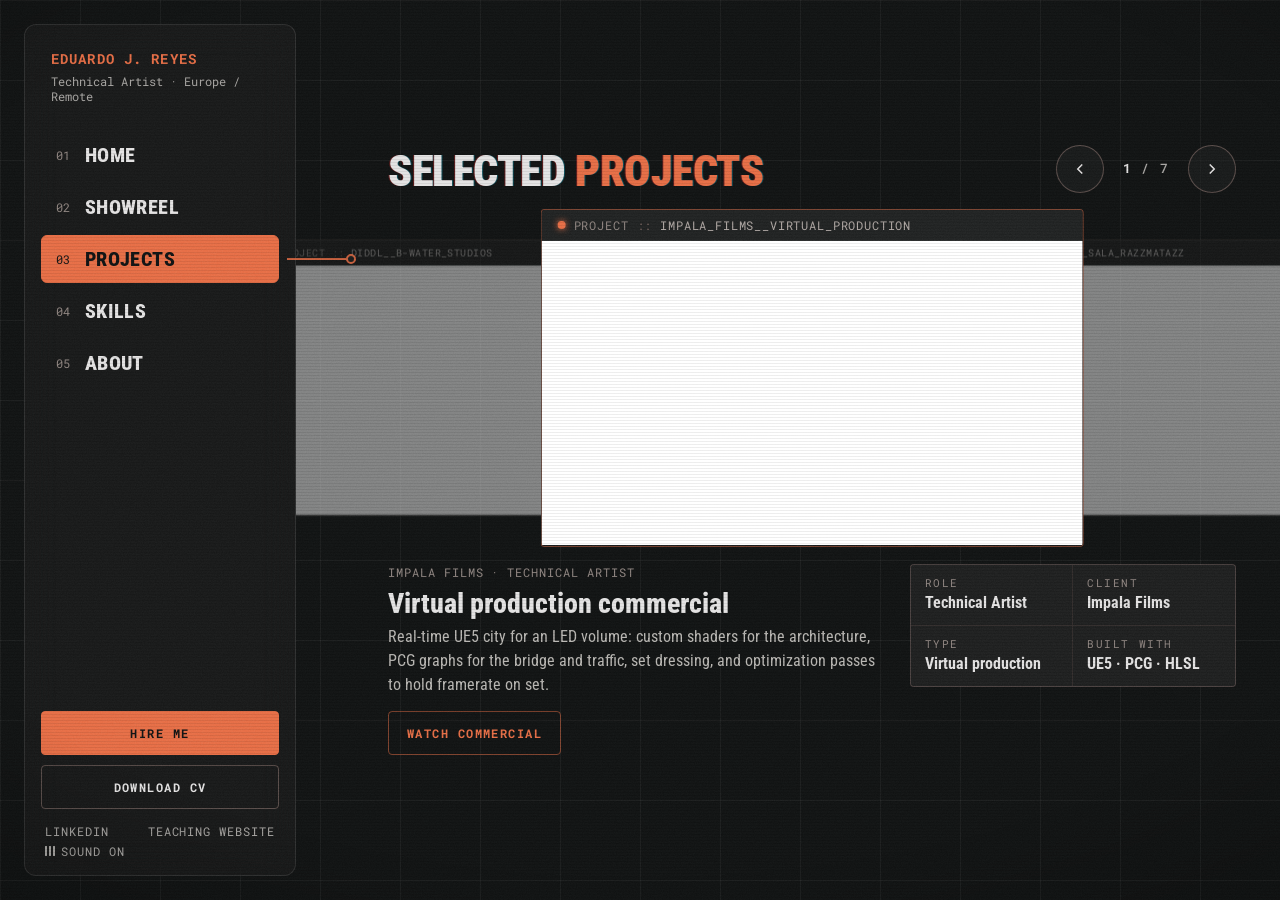
<file: works.html>
<!DOCTYPE html><html lang="en"><head><meta charset="UTF-8"><title>Moved</title><meta http-equiv="refresh" content="0; url=/#work"><link rel="canonical" href="https://eduardojreyes.com/#work"></head><body><a href="/#work">This page moved. Continue here.</a><script>location.replace('/#work')</script></body></html>
</file>
<file: professor/css/style.css>
/* =========================================================
   Eduardo J. Reyes · Unreal Engine Professor
   Palette: dark retro (VHS poster) + Unreal editor grid
   ========================================================= */
:root {
  --bg: #1f1d1a;
  --ink: #1a1816;
  --surface: #282622;
  --surface2: #302d28;
  --orange: #ec6a34;
  --cream: #ede4cf;
  --muted: #a8a08f;      /* 6.5:1 on --bg */
  --sage: #c8d4c0;
  --dim: #6b6960;        /* decorative only */
  --rule: rgba(237,228,207,.12);
  --display: 'Barlow Condensed', 'Arial Narrow', sans-serif;
  --mono: 'Roboto Mono', ui-monospace, monospace;
  --body: 'Inter', system-ui, sans-serif;
  --ca: -1px 0 rgba(255,46,46,.32), 1px 0 rgba(0,214,255,.28);
  --top-h: 56px;
  --bar-h: 76px;
  --stage-h: calc(100dvh - var(--top-h) - var(--bar-h));
  --ease: cubic-bezier(.16,.84,.24,1);
  --grid:
    linear-gradient(rgba(237,228,207,.09) 1px, transparent 1px),
    linear-gradient(90deg, rgba(237,228,207,.09) 1px, transparent 1px),
    linear-gradient(rgba(237,228,207,.035) 1px, transparent 1px),
    linear-gradient(90deg, rgba(237,228,207,.035) 1px, transparent 1px);
  color-scheme: dark;
}
*, *::before, *::after { box-sizing: border-box; }
html, body { margin: 0; height: 100%; }
body { background: var(--bg); color: var(--cream); font: 16px/1.55 var(--body); -webkit-font-smoothing: antialiased; overflow: hidden; }
a { color: inherit; }
img { display: block; }
:focus-visible { outline: 2px solid var(--sage); outline-offset: 3px; }
.skip { position: fixed; left: 12px; top: -60px; z-index: 200; background: var(--sage); color: var(--bg); padding: 10px 14px; font: 500 12px var(--mono); text-decoration: none; }
.skip:focus { top: 12px; }
.ca { text-shadow: var(--ca); }
em { font-style: normal; color: var(--orange); }

/* ---------- buttons ---------- */
.btn { display: inline-flex; align-items: center; justify-content: center; min-height: 48px; padding: 0 24px; font: 700 16px/1 var(--display); letter-spacing: .1em; text-transform: uppercase; text-decoration: none; border: 1px solid transparent; cursor: pointer; transition: background .2s, color .2s, border-color .2s; }
.btn-primary { background: var(--orange); color: var(--bg); }
.btn-primary:hover { background: #f27d4b; }
.btn-ghost { border-color: var(--rule); color: var(--cream); background: transparent; }
.btn-ghost:hover { border-color: var(--sage); color: var(--sage); }
.btn-sm { min-height: 36px; padding: 0 16px; font-size: 14px; }

/* ---------- top bar ---------- */
.topbar { position: fixed; inset: 0 0 auto 0; height: var(--top-h); z-index: 60; display: flex; align-items: center; justify-content: space-between; padding: 0 48px; background: var(--bg); border-bottom: 1px solid var(--rule); }
.brand { font: 700 20px/1 var(--display); letter-spacing: .06em; text-decoration: none; text-shadow: var(--ca); }
.topbar-right { display: flex; align-items: center; gap: 24px; }
.ta-link { font: 400 12px var(--mono); color: var(--muted); text-decoration: none; }
.ta-link:hover { color: var(--cream); }
.sound-btn { display: inline-flex; align-items: center; gap: 8px; padding: 8px 0; background: none; border: 0; cursor: pointer; font: 400 12px var(--mono); color: var(--muted); text-transform: uppercase; }
.sound-btn:hover { color: var(--cream); }
.sound-btn:focus-visible { outline: 2px solid var(--orange); outline-offset: 4px; }
.sound-bars { display: inline-flex; align-items: flex-end; gap: 2px; height: 12px; }
.sound-bars i { width: 2px; height: 100%; background: var(--orange); transform-origin: 50% 100%; animation: eq 1.1s ease-in-out infinite alternate; }
.sound-bars i:nth-child(2) { animation-delay: -.4s; } .sound-bars i:nth-child(3) { animation-delay: -.8s; }
@keyframes eq { 0% { transform: scaleY(.3); } 100% { transform: scaleY(1); } }
.sound-btn[aria-pressed="false"] .sound-bars i { animation: none; transform: scaleY(.2); background: var(--muted); }

/* ---------- scroller + chapters ---------- */
.scroller { position: fixed; top: var(--top-h); bottom: var(--bar-h); left: 0; right: 0; overflow-y: auto; overflow-x: hidden; scroll-snap-type: y mandatory; scrollbar-width: none; overscroll-behavior: contain; }
.scroller::-webkit-scrollbar { display: none; }
.chapter { position: relative; height: calc(var(--steps) * var(--stage-h)); }
.stage { position: sticky; top: 0; height: var(--stage-h); overflow: hidden; }
.snaps { position: absolute; inset: 0; pointer-events: none; }
.snaps i { display: block; height: var(--stage-h); scroll-snap-align: start; scroll-snap-stop: always; }

/* chapter bar */
.chapters { position: fixed; inset: auto 0 0 0; height: var(--bar-h); z-index: 60; display: flex; background: var(--bg); border-top: 1px solid var(--rule); }
.chapters a { position: relative; flex: 1; display: flex; flex-direction: column; justify-content: center; gap: 3px; padding: 0 28px; text-decoration: none; color: var(--muted); }
.chapters a::before { content: ''; position: absolute; left: 0; right: 0; top: -1px; height: 3px; background: var(--orange); transform: scaleX(0); transform-origin: 0 50%; transition: transform .45s var(--ease); }
.chapters a.is-on { color: var(--cream); }
.chapters a.is-on::before { transform: scaleX(1); }
.chapters .num { font: 500 11px var(--mono); letter-spacing: .14em; }
.chapters a.is-on .num { color: var(--orange); }
.chapters .lbl { font: 700 22px/1 var(--display); letter-spacing: .04em; text-transform: uppercase; }
.ticks { display: flex; gap: 4px; height: 4px; margin-top: 4px; }
.ticks i { width: 14px; height: 3px; background: rgba(237,228,207,.18); transition: background .3s, width .3s var(--ease); }
.ticks i.on { background: var(--orange); width: 22px; }

/* ---------- shared bits ---------- */
.sec-title { margin: 0; font: 900 72px/.9 var(--display); text-transform: uppercase; }
.lede { margin: 0; color: var(--muted); font-size: 15px; }
.label { font: 500 11px var(--mono); letter-spacing: .14em; text-transform: uppercase; color: var(--muted); }
.muted { font: 400 13px var(--mono); color: var(--muted); }
.grid-panel { background-color: #232220; background-image: var(--grid); background-size: 128px 128px, 128px 128px, 16px 16px, 16px 16px; background-position: calc(-1px - var(--pan, 0) * 24px) -1px; transition: background-position .6s var(--ease); }
.backdrop { position: absolute; inset: 0; z-index: -1; overflow: hidden; background: var(--ink); }
.backdrop img { width: 100%; height: 100%; object-fit: cover; opacity: .42; }
.backdrop::after { content: ''; position: absolute; inset: 0; background: linear-gradient(180deg, rgba(31,29,26,.45) 0%, rgba(31,29,26,.88) 65%, var(--bg) 100%); }
.backdrop.band { inset: 0 0 auto 0; height: 170px; }
/* booking screens: 10s Vimeo loop as background, cropped to cover like an image */
.book-video { container-type: size; }
.book-video iframe { position: absolute; top: 50%; left: 50%; width: max(100cqw, 177.78cqh); height: max(100cqh, 56.25cqw); transform: translate(-50%, -50%); border: 0; pointer-events: none; opacity: 0; transition: opacity 1s ease; }
.book-video iframe.ready { opacity: .5; }

/* split chapters (Formats, Curriculum, FAQ) */
.ch-split .stage { display: grid; }
.ch-formats .stage { grid-template-columns: 540px minmax(0, 1fr); }
.ch-curriculum .stage { grid-template-columns: minmax(0, 1fr) 500px; }
.ch-faq .stage { grid-template-columns: 560px minmax(0, 1fr); }
.left { position: relative; z-index: 0; overflow: hidden; display: flex; flex-direction: column; gap: 24px; padding: 56px 48px 56px 64px; border-right: 1px solid var(--rule); }
.right { position: relative; display: grid; padding: 56px 64px; }
.right > .panel { grid-area: 1 / 1; display: flex; flex-direction: column; gap: 22px; visibility: hidden; }
.right > .panel.is-on { visibility: visible; }
.panel-title { margin: 0; font: 900 64px/.92 var(--display); text-transform: uppercase; }
.panel-text { margin: 0; font-size: 18px; color: var(--muted); max-width: 56ch; }
.panel-foot { margin-top: auto; display: flex; align-items: center; justify-content: space-between; gap: 16px; padding-top: 20px; border-top: 1px solid var(--rule); }
.price { font: 400 13px var(--mono); color: var(--sage); }

/* rise-in for panel content (runs when a panel becomes active) */
.js .panel .rise { opacity: 0; transform: translateY(18px); }
.js .panel.is-on .rise { opacity: 1; transform: none; transition: opacity .45s ease, transform .55s var(--ease); }
.js .panel.is-on .rise:nth-child(2) { transition-delay: .05s; }
.js .panel.is-on .rise:nth-child(3) { transition-delay: .1s; }
.js .panel.is-on .rise:nth-child(4) { transition-delay: .15s; }

/* selection outline that draws itself, like the editor's */
.pick, .tile, .q { position: relative; }
.pick::after, .tile::after { content: ''; position: absolute; inset: -1px; border: 1px solid var(--orange); clip-path: inset(0 100% 100% 0); transition: clip-path .5s var(--ease); pointer-events: none; }
.pick.is-on::after, .tile.is-on::after { clip-path: inset(0 0 0 0); }

/* ---------- 01 START ---------- */
.hero-photos { position: absolute; left: 0; top: 0; bottom: 0; width: 780px; overflow: hidden; background: var(--ink); }
.hero-photos img { position: absolute; inset: 0; width: 100%; height: 100%; object-fit: cover; opacity: 0; transform: scale(1.06); transition: opacity 1.2s ease, transform 6s linear; }
.hero-photos img.is-on { opacity: 1; transform: scale(1); }
.fade-r { position: absolute; inset: 0; background: linear-gradient(90deg, rgba(31,29,26,0) 30%, rgba(31,29,26,.75) 62%, var(--bg) 86%); }
.hero-photos .fade-b { position: absolute; left: 0; right: 0; bottom: 0; height: 160px; background: linear-gradient(180deg, rgba(31,29,26,0), rgba(31,29,26,.85)); }
.hero-text { position: absolute; left: 600px; right: 64px; top: 0; bottom: 0; display: flex; flex-direction: column; justify-content: center; gap: 22px; }
.hero-title { margin: 0; font: 900 clamp(52px, 6vw, 88px)/.86 var(--display); text-transform: uppercase; }
.hero-title .ln { display: block; overflow: hidden; padding-bottom: .04em; }
.hero-title .ln > span { display: inline-block; }
.hero-title .s { color: var(--sage); font-weight: 500; }
.hero-title .o { color: var(--orange); }
.hero-bio { margin: 0; max-width: 52ch; font-size: 17px; color: var(--muted); }
.hero-bio strong { color: var(--cream); font-weight: 400; }
.audience { display: flex; flex-wrap: wrap; gap: 8px 28px; }
.audience a { font: 400 13px var(--mono); text-decoration: none; padding: 10px 0; border-bottom: 1px solid var(--orange); }
.audience a:hover { color: var(--orange); }
.cta-row { display: flex; flex-wrap: wrap; gap: 12px; }
.proof { display: flex; align-items: center; gap: 16px; padding-top: 20px; border-top: 1px solid var(--rule); }
.proof .badge { height: 48px; width: auto; }
.proof p { margin: 0; display: flex; flex-wrap: wrap; gap: 6px 12px; font: 400 12px var(--mono); letter-spacing: .04em; }
.proof b { color: var(--orange); font-weight: 400; }
/* hero entrance */
.js .ch-start .hero-title .ln > span { transform: translateY(105%) skewY(6deg); }
.js .ch-start .rise { opacity: 0; transform: translateY(18px); }
.js .ch-start .hero-photos { clip-path: inset(100% 0 0 0); }
.js .ch-start .badge { transform: rotate(-14deg) scale(.5); opacity: 0; }
.js .ch-start.is-in .hero-title .ln > span { transform: none; transition: transform .9s var(--ease); }
.js .ch-start.is-in .hero-title .ln:nth-child(2) > span { transition-delay: .12s; }
.js .ch-start.is-in .hero-title .ln:nth-child(3) > span { transition-delay: .24s; }
.js .ch-start.is-in .rise { opacity: 1; transform: none; transition: opacity .6s ease .35s, transform .8s var(--ease) .35s; }
.js .ch-start.is-in .audience { transition-delay: .45s; }
.js .ch-start.is-in .cta-row { transition-delay: .55s; }
.js .ch-start.is-in .proof { transition-delay: .65s; }
.js .ch-start.is-in .hero-photos { clip-path: inset(0); transition: clip-path 1s cubic-bezier(.7,0,.2,1); }
.js .ch-start.is-in .badge { transform: none; opacity: 1; transition: transform .9s var(--ease) .8s, opacity .4s ease .8s; }

/* ---------- 02 FORMATS ---------- */
.pick-list { display: flex; flex-direction: column; gap: 10px; margin-top: 8px; }
.pick { display: flex; align-items: center; gap: 18px; min-height: 84px; padding: 14px 20px; text-decoration: none; border: 1px solid var(--rule); background: rgba(31,29,26,.55); transition: background .3s; }
.pick:hover { background: rgba(48,45,40,.8); }
.pick.is-on { background: var(--surface); }
.pick .tag { width: 64px; flex-shrink: 0; font: 500 12px var(--mono); letter-spacing: .14em; text-transform: uppercase; color: var(--orange); }
.pick-body { display: flex; flex-direction: column; gap: 2px; flex: 1; }
.pick-name { font: 700 28px/1 var(--display); text-transform: uppercase; transition: color .3s; }
.pick.is-on .pick-name, .pick.is-on .chev { color: var(--orange); }
.pick-line { font-size: 14px; color: var(--muted); }
.chev { font: 18px var(--mono); }
.steps { display: flex; gap: 24px; margin-top: 6px; }
.step { flex: 1; border-top: 2px solid var(--orange); padding-top: 12px; }
.step .n { font: 500 11px var(--mono); letter-spacing: .14em; color: var(--orange); }
.step h4 { margin: 6px 0 4px; font: 700 22px var(--display); text-transform: uppercase; }
.step p { margin: 0; font-size: 15px; line-height: 1.5; color: var(--muted); }

/* ---------- 03 CURRICULUM ---------- */
.ch-curriculum .left { border-right: 0; padding: 40px 48px 40px 64px; gap: 20px; }
.ch-curriculum .sec-title { font-size: 64px; }
.tiles { flex: 1; min-height: 0; display: grid; grid-template-columns: repeat(3, minmax(0, 1fr)); grid-auto-rows: 1fr; gap: 10px; }
.tile { overflow: hidden; display: flex; flex-direction: column; justify-content: space-between; gap: 8px; padding: 16px 18px; text-decoration: none; background: var(--surface); border: 1px solid var(--rule); --tile: 40,38,34; }
.tile.is-on { --tile: 48,45,40; background: var(--surface2); }
.tile-img { position: absolute; top: 0; right: 0; bottom: 0; width: 72%; background: var(--img, repeating-linear-gradient(135deg, #302d28 0 8px, #37342e 8px 16px)) center / cover; transform: translateX(8%); transition: transform .6s var(--ease); }
.tile::before { content: ''; position: absolute; inset: 0; z-index: 1; background: linear-gradient(90deg, rgb(var(--tile)) 28%, rgba(var(--tile), .18) 100%); transition: background .6s; }
.tile:hover .tile-img, .tile.is-on .tile-img { transform: none; }
.tile:hover::before { background: linear-gradient(90deg, rgb(var(--tile)) 18%, rgba(var(--tile), .05) 100%); }
.tile > span:not(.tile-img) { position: relative; z-index: 2; }
.tile-id { font: 400 11px var(--mono); color: var(--muted); }
.tile-name { font: 700 26px/1.02 var(--display); text-transform: uppercase; transition: color .3s; }
.tile.is-on .tile-name { color: var(--orange); }
.tile-lv { font: 400 11px var(--mono); letter-spacing: .08em; text-transform: uppercase; color: var(--sage); }
.ch-curriculum .right { padding: 40px 48px; border-left: 1px solid var(--rule); grid-template-rows: 1fr auto; }
.ch-curriculum .panel { gap: 16px; }
.ch-curriculum .panel-title { font-size: 52px; line-height: .95; }
.chips { display: flex; gap: 6px; }
.chips span { font: 400 11px var(--mono); letter-spacing: .08em; text-transform: uppercase; padding: 6px 8px; border: 1px solid var(--rule); color: var(--muted); }
.chips .lv { border-color: rgba(200,212,192,.4); color: var(--sage); }
.mod { margin: 0; display: flex; flex-direction: column; }
.mod dt { padding-top: 14px; border-top: 1px solid var(--rule); font: 500 11px var(--mono); letter-spacing: .14em; text-transform: uppercase; color: var(--orange); }
.mod dd { margin: 6px 0 14px; font-size: 16px; line-height: 1.5; }
.panel-cta { grid-area: 2 / 1; }

/* ---------- 04 STUDENTS ---------- */
.work { position: absolute; inset: 0; background: repeating-linear-gradient(135deg, var(--surface) 0 10px, var(--surface2) 10px 20px); }
.work-slide { position: absolute; inset: 0; display: flex; align-items: center; justify-content: center; opacity: 0; transition: opacity .8s ease; background: inherit; }
.work-slide.is-on { opacity: 1; }
.work-video { container-type: size; overflow: hidden; background: var(--ink); }
/* the reel has black bars baked in (picture about 2.23:1 inside a 16:9 frame), so it is cropped past them */
.work-video iframe { position: absolute; top: 50%; left: 50%; width: max(100cqw, 223cqh); height: max(56.25cqw, 125.4cqh); transform: translate(-50%, -50%); border: 0; pointer-events: none; opacity: 0; transition: opacity .6s ease; }
.work-video.playing iframe { opacity: 1; }
.work-slide span { font: 400 13px var(--mono); color: var(--muted); }
.work-slide img { width: 100%; height: 100%; object-fit: cover; display: block; transform: scale(1.04); transition: transform 7s linear; }
.work-slide.is-on img { transform: scale(1); }
.work-cap { position: absolute; left: 64px; bottom: 72px; margin: 0; font: 400 12px var(--mono); letter-spacing: .06em; color: var(--muted); }
.work-cap span { color: var(--cream); }
.work .fade-t { position: absolute; inset: 0 0 auto 0; height: 220px; background: linear-gradient(180deg, rgba(31,29,26,.92), rgba(31,29,26,0)); }
.work .fade-b { position: absolute; inset: auto 0 0 0; height: 260px; background: linear-gradient(0deg, rgba(31,29,26,.92), rgba(31,29,26,0)); }
.stu-title { position: absolute; left: 64px; top: 40px; font-size: 64px; }
.dots { position: absolute; left: 64px; bottom: 36px; display: flex; gap: 8px; }
.dots button { width: 28px; height: 32px; padding: 0; border: 0; background: transparent; cursor: pointer; display: flex; align-items: center; justify-content: center; }
.dots button span { display: block; width: 10px; height: 4px; background: var(--cream); transition: width .3s var(--ease), background .3s; }
.dots button[aria-pressed="true"] span { width: 24px; background: var(--orange); }
.review { position: absolute; right: 64px; bottom: 36px; width: 560px; margin: 0; padding: 24px; display: flex; flex-direction: column; gap: 14px; background: rgba(26,24,22,.94); border: 1px solid var(--rule); }
.review blockquote { margin: 0; font-size: 17px; line-height: 1.5; transition: opacity .35s ease, transform .45s var(--ease); }
.review.swap blockquote, .review.swap figcaption { opacity: 0; transform: translateY(8px); }
.review figcaption { flex: 1; display: flex; flex-direction: column; gap: 2px; transition: opacity .35s ease, transform .45s var(--ease); }
.review-row { display: flex; align-items: center; gap: 14px; }
.avatar { width: 56px; height: 56px; flex-shrink: 0; border-radius: 50%; overflow: hidden; display: block; }
.avatar svg { width: 100%; height: 100%; display: block; }
.who { font: 700 20px var(--display); text-transform: uppercase; }
.role { font: 400 11px var(--mono); color: var(--muted); display: -webkit-box; -webkit-line-clamp: 2; -webkit-box-orient: vertical; overflow: hidden; }
.now { align-self: flex-start; margin-top: 2px; font: 400 12px var(--mono); color: var(--orange); text-decoration: none; }
.now:hover { text-decoration: underline; }
.now[hidden] { display: none; }
.rv-count { align-self: center; margin-right: 8px; font: 400 11px var(--mono); color: var(--muted); }
.review-nav { display: flex; gap: 6px; }
.review-nav button { width: 44px; height: 44px; border: 1px solid var(--rule); background: transparent; color: var(--cream); font: 18px var(--mono); cursor: pointer; }
.review-nav button:hover { border-color: var(--sage); }

/* ---------- 05 FAQ ---------- */
.q-list { display: flex; flex-direction: column; border-top: 1px solid var(--rule); }
.q { display: flex; align-items: center; justify-content: space-between; gap: 16px; min-height: 58px; padding: 0 4px; text-decoration: none; border-bottom: 1px solid var(--rule); font: 700 22px var(--display); letter-spacing: .02em; text-transform: uppercase; transition: color .3s, padding .4s var(--ease); }
.q i { font: normal 18px var(--mono); color: var(--orange); }
.q i::before { content: '+'; }
.q.is-on { color: var(--orange); padding-left: 12px; }
.q.is-on i::before { content: '\2192'; }
.q:hover { color: var(--sage); }
.ch-faq .right { grid-template-rows: auto 1fr auto; row-gap: 20px; }
.ch-faq .right > .label { grid-area: 1 / 1; }
.ch-faq .right > .panel { grid-area: 2 / 1; gap: 20px; }
.ch-faq .right > .panel-foot { grid-area: 3 / 1; }
.ch-faq .panel-title { font-size: 52px; line-height: .95; }
.specs { margin: 0; display: grid; grid-template-columns: max-content 1fr; gap: 8px 24px; padding: 20px; background: var(--bg); border: 1px solid var(--rule); }
.specs dt { font: 500 11px/2 var(--mono); letter-spacing: .08em; text-transform: uppercase; color: var(--sage); }
.specs dd { margin: 0; font-size: 15px; }

/* ---------- BOOKING overlay ---------- */
.book { position: fixed; top: var(--top-h); bottom: 0; left: 0; right: 0; z-index: 70; display: grid; grid-template-columns: minmax(0, 1fr) 620px; background: var(--ink); }
.book[hidden] { display: none; }
.book-left { position: relative; z-index: 0; overflow: hidden; padding: 64px; display: flex; flex-direction: column; justify-content: center; gap: 24px; }
.back { align-self: flex-start; padding: 8px 0; background: none; border: 0; color: var(--muted); font: 400 12px var(--mono); cursor: pointer; }
.back:hover { color: var(--cream); }
.book-title { margin: 0; font: 900 clamp(56px, 6.6vw, 96px)/.86 var(--display); text-transform: uppercase; }
.book-title:focus { outline: none; }
.book-text { margin: 0; max-width: 46ch; font-size: 18px; color: var(--muted); }
.book-switch { display: flex; flex-wrap: wrap; gap: 8px 24px; margin-top: 8px; }
.book-switch a { font: 400 12px var(--mono); color: var(--muted); text-decoration: none; padding: 8px 0; border-bottom: 1px solid var(--rule); }
.book-switch a:hover { color: var(--cream); border-color: var(--orange); }
.book-right { display: flex; flex-direction: column; justify-content: center; gap: 16px; padding: 56px; border-left: 1px solid var(--rule); }
.big-btn { display: flex; align-items: center; justify-content: space-between; min-height: 96px; padding: 0 28px; text-decoration: none; border: 1px solid transparent; font: 700 24px/1 var(--display); letter-spacing: .1em; text-transform: uppercase; transition: background .2s, border-color .2s, transform .3s var(--ease); }
.big-btn > span { display: flex; flex-direction: column; gap: 6px; }
.big-btn .s { font: 400 12px var(--mono); letter-spacing: .02em; text-transform: none; opacity: .85; }
.big-btn i { font: normal 22px var(--mono); transition: transform .3s var(--ease); }
.big-btn:hover i { transform: translateX(6px); }
.big-btn.btn-ghost { background: rgba(31,29,26,.6); }
.js .book .book-left > *:not(.backdrop), .js .book .big-btn { opacity: 0; transform: translateY(18px); }
.js .book.is-in .book-left > *:not(.backdrop), .js .book.is-in .big-btn { opacity: 1; transform: none; transition: opacity .5s ease, transform .6s var(--ease); }
.js .book.is-in .book-title { transition-delay: .06s; }
.js .book.is-in .book-text { transition-delay: .12s; }
.js .book.is-in .book-switch { transition-delay: .18s; }
.js .book.is-in .big-btn:first-child { transition-delay: .2s; }
.js .book.is-in .big-btn:last-child { transition-delay: .28s; }

/* ---------- tape wipe (chapter change) ---------- */
.tape { position: fixed; top: var(--top-h); bottom: var(--bar-h); left: 0; right: 0; z-index: 55; pointer-events: none; visibility: hidden; }
.tape i { position: absolute; left: 0; right: 0; height: 34%; transform: translateX(-102%); }
.tape i:nth-child(1) { top: 0; background: var(--orange); }
.tape i:nth-child(2) { top: 33%; background: var(--cream); }
.tape i:nth-child(3) { top: 66%; background: var(--ink); }
.tape.run { visibility: visible; }
/* bars sweep in from the left, cover the screen (the new section is swapped in underneath),
   then carry on out to the right and reveal it. Total .56s + .06s stagger = 620ms (TAPE_TOTAL). */
.tape.run i { animation: tapeBand .56s both; }
.tape.run i:nth-child(2) { animation-delay: .03s; }
.tape.run i:nth-child(3) { animation-delay: .06s; }
@keyframes tapeBand {
  0%   { transform: translateX(-102%); animation-timing-function: cubic-bezier(.6,0,.4,1); }
  30%  { transform: translateX(0); }
  44%  { transform: translateX(0); animation-timing-function: cubic-bezier(.6,0,.4,1); }
  100% { transform: translateX(102%); }
}
.scroller.glitch .stage { animation: caShake .3s steps(2) 1; }
@keyframes caShake { 0% { filter: drop-shadow(-3px 0 rgba(255,40,40,.5)) drop-shadow(3px 0 rgba(0,225,255,.45)); } 100% { filter: none; } }

/* ---------- CRT power off / on (booking screens) ----------
   Black halves close onto a thin line, the line collapses to a dot (the screen is swapped here),
   then it grows back and opens on the new screen. No bright full-screen frames. 1000ms (CRT_TOTAL). */
.crt { position: fixed; top: var(--top-h); bottom: 0; left: 0; right: 0; z-index: 76; pointer-events: none; visibility: hidden; overflow: hidden; }
.crt.run { visibility: visible; }
.crt i { position: absolute; left: 0; right: 0; }
.crt-top, .crt-bot { height: 50.5%; background: #0b0a09; transform: scaleY(0); }
.crt-top { top: 0; transform-origin: 50% 0; }
.crt-bot { bottom: 0; transform-origin: 50% 100%; }
.crt-line { top: 50%; height: 2px; margin-top: -1px; background: var(--cream); box-shadow: 0 0 10px 2px rgba(240,106,54,.55), 0 0 2px var(--cream); opacity: 0; transform: scaleX(1); }
.crt-osd { position: absolute; top: 28px; left: 48px; font: 400 15px/1 var(--mono); letter-spacing: .12em; color: var(--cream); opacity: 0; text-shadow: var(--ca); }
.crt.run .crt-top, .crt.run .crt-bot { animation: crtHalf 1s both; }
.crt.run .crt-line { animation: crtLine 1s both; }
.crt.run .crt-osd { animation: crtOsd 1s steps(1) both; }
@keyframes crtHalf {
  0%   { transform: scaleY(0); animation-timing-function: cubic-bezier(.7,0,.9,.4); }
  26%  { transform: scaleY(1); }
  64%  { transform: scaleY(1); animation-timing-function: cubic-bezier(.2,.7,.2,1); }
  100% { transform: scaleY(0); }
}
@keyframes crtLine {
  0%, 24% { opacity: 0; transform: scaleX(1); }
  27%  { opacity: 1; transform: scaleX(1); animation-timing-function: cubic-bezier(.8,0,.6,1); }
  40%  { opacity: 1; transform: scaleX(.004); }
  46%  { opacity: 0; transform: scaleX(.004); }
  52%  { opacity: 1; transform: scaleX(.004); animation-timing-function: cubic-bezier(.3,.8,.3,1); }
  62%  { opacity: 1; transform: scaleX(1); }
  70%, 100% { opacity: 0; transform: scaleX(1); }
}
@keyframes crtOsd { 0%, 30% { opacity: 0; } 31%, 46% { opacity: 1; } 47%, 52% { opacity: 0; } 53%, 92% { opacity: 1; } 93%, 100% { opacity: 0; } }
.book.crt-in { animation: crtSettle .5s cubic-bezier(.2,.7,.2,1) both; }
@keyframes crtSettle { 0% { transform: scale(1.025, .985); filter: brightness(1.12) contrast(1.05); } 100% { transform: none; filter: none; } }

/* ---------- grain + vignette + light VHS ---------- */
/* CRT vignette + faint scanlines, breathing slowly like an old tube (no flicker) */
body::before { content: ''; position: fixed; inset: 0; z-index: 90; pointer-events: none;
  background:
    radial-gradient(115% 95% at 50% 45%, transparent 55%, rgba(0,0,0,.34) 100%),
    repeating-linear-gradient(to bottom, rgba(0,0,0,.07) 0 1px, transparent 1px 3px);
  animation: crtPump 4.5s ease-in-out infinite alternate; }
@keyframes crtPump { 0% { opacity: .82; transform: scale(1.012); } 100% { opacity: 1; transform: scale(1); } }
/* a soft brighter band rolling down the screen every few seconds */
.vhs { position: fixed; inset: 0; z-index: 89; pointer-events: none; overflow: hidden; }
.vhs::before { content: ''; position: absolute; left: 0; right: 0; top: 0; height: 22vh;
  background: linear-gradient(to bottom, transparent, rgba(255,240,220,.035) 45%, rgba(255,240,220,.045) 55%, transparent);
  transform: translateY(-30vh); animation: vhsRoll 9s linear infinite; }
@keyframes vhsRoll { 0% { transform: translateY(-30vh); } 55%, 100% { transform: translateY(110vh); } }
body::after { content: ''; position: fixed; inset: -100px; z-index: 91; pointer-events: none; opacity: .11; mix-blend-mode: soft-light;
  background-image: url("data:image/svg+xml,%3Csvg xmlns='http://www.w3.org/2000/svg' width='220' height='220'%3E%3Cfilter id='n'%3E%3CfeTurbulence type='fractalNoise' baseFrequency='.85' numOctaves='3' stitchTiles='stitch'/%3E%3CfeColorMatrix values='0 0 0 0 1 0 0 0 0 1 0 0 0 0 1 0 0 0 2.2 -.6'/%3E%3C/filter%3E%3Crect width='100%25' height='100%25' filter='url(%23n)'/%3E%3C/svg%3E");
  animation: grain .9s steps(5) infinite; }
@keyframes grain { 0% { transform: translate(0,0) } 20% { transform: translate(-30px,20px) } 40% { transform: translate(25px,-35px) } 60% { transform: translate(-15px,40px) } 80% { transform: translate(35px,10px) } 100% { transform: translate(0,0) } }

/* ---------- intro ---------- */
.intro { position: fixed; top: var(--top-h); bottom: 0; left: 0; right: 0; z-index: 80; background: var(--ink); color: var(--orange); display: none; place-items: center; overflow: hidden; clip-path: inset(0); transition: clip-path .8s cubic-bezier(.75,0,.2,1); }
.intro-on .intro { display: grid; }
.intro.flip { background: var(--orange); color: var(--ink); }
.intro.done { clip-path: inset(0 0 100% 0); }
.intro-word { font: 900 clamp(30px, 10vw, 180px)/.86 var(--display); text-transform: uppercase; text-align: center; animation: caJit .16s steps(2) infinite; }
.intro-word .w { display: block; white-space: nowrap; }
.intro-word.long { font-size: clamp(26px, 7.4vw, 134px); } /* 'Game Development?' has to fit on a phone */
.intro-word .w2 { color: var(--cream); }
.intro.flip .intro-word .w2 { color: var(--ink); }
.intro-word .ch { display: inline-block; transform-origin: 50% 100%; animation: chIn .44s cubic-bezier(.2,.9,.25,1.25) both; animation-delay: calc(var(--d) * 26ms); }
.intro-word.out .ch { animation: chOut .24s cubic-bezier(.6,0,.9,.4) both; animation-delay: calc(var(--d) * 10ms); }
@keyframes chIn { from { transform: translateY(90%) scaleY(1.8) skewX(-14deg); opacity: 0; filter: blur(6px); } to { transform: none; opacity: 1; filter: none; } }
@keyframes chOut { to { transform: translateY(-70%) scaleY(.3) skewX(10deg); opacity: 0; } }
@keyframes caJit { 0% { text-shadow: -4px 0 rgba(255,40,40,.55), 4px 0 rgba(0,225,255,.5); } 100% { text-shadow: -2px 1px rgba(255,40,40,.55), 3px -1px rgba(0,225,255,.5); } }
.intro.flip .intro-word { animation-name: caJitF; }
@keyframes caJitF { 0% { text-shadow: -4px 0 rgba(160,0,0,.4), 4px 0 rgba(0,90,140,.35); } 100% { text-shadow: -2px 1px rgba(160,0,0,.4), 3px -1px rgba(0,90,140,.35); } }
.intro-c { position: absolute; font: 500 11px/1.4 var(--mono); letter-spacing: .12em; text-transform: uppercase; opacity: .85; }
.intro-c.tl { top: 28px; left: 48px; } .intro-c.tr { top: 28px; right: 48px; text-align: right; }
.intro-c.bl { bottom: 28px; left: 48px; } .intro-c.br { bottom: 28px; right: 48px; text-align: right; }
.intro { cursor: pointer; }

/* ---------- smaller screens ---------- */
@media (max-width: 1180px) {
  .hero-photos { width: 60%; }
  .hero-text { left: 44%; right: 40px; }
  .ch-formats .stage { grid-template-columns: 440px minmax(0, 1fr); }
  .ch-faq .stage { grid-template-columns: 460px minmax(0, 1fr); }
  .ch-curriculum .stage { grid-template-columns: minmax(0, 1fr) 420px; }
  .left { padding: 40px 32px 40px 40px; }
  .right { padding: 40px; }
  .steps { flex-direction: column; gap: 14px; }
  .review { width: 460px; right: 40px; }
  .book { grid-template-columns: minmax(0, 1fr) 480px; }
}
@media (max-width: 860px) {
  :root { --top-h: 52px; --bar-h: 64px; }
  .topbar { padding: 0 16px; }
  .brand { font-size: 16px; white-space: nowrap; }
  .topbar .btn-sm { white-space: nowrap; min-height: 34px; padding: 0 12px; font-size: 12px; }
  .ta-link { display: none; }
  .sound-label { display: none; }
  .chapters a { padding: 0 2px; align-items: center; min-width: 0; }
  .chapters .lbl { font-size: 12px; letter-spacing: .01em; }
  .chapters .num { font-size: 9px; }
  .ticks { display: none; }
  /* start */
  .hero-photos { width: 100%; height: 30%; bottom: auto; }
  .fade-r { background: linear-gradient(180deg, rgba(31,29,26,0) 40%, var(--bg) 100%); }
  .hero-text { left: 20px; right: 20px; top: 25%; justify-content: flex-start; gap: 12px; }
  .hero-title { font-size: 40px; }
  .hero-bio { font-size: 13px; line-height: 1.5; }
  .audience { gap: 4px 18px; } .audience a { font-size: 12px; padding: 6px 0; }
  .cta-row .btn { flex: 1 1 100%; min-height: 44px; }
  .proof { padding-top: 12px; } .proof .badge { height: 36px; } .proof p { font-size: 10px; }
  /* split chapters stack */
  .ch-split .stage, .ch-formats .stage, .ch-faq .stage, .ch-curriculum .stage { grid-template-columns: 1fr; grid-template-rows: auto minmax(0, 1fr); }
  .left { padding: 20px; gap: 12px; border-right: 0; border-bottom: 1px solid var(--rule); }
  .sec-title, .ch-curriculum .sec-title, .stu-title { font-size: 38px; }
  .lede { display: none; }
  .pick-list { flex-direction: row; gap: 6px; margin: 0; }
  .pick { flex: 1; min-height: 44px; padding: 8px; justify-content: center; }
  .pick .tag, .pick-line, .chev { display: none; }
  .pick-name { font-size: 15px; text-align: center; }
  .right { padding: 20px; overflow-y: auto; }
  .panel-title, .ch-curriculum .panel-title, .ch-faq .panel-title { font-size: 34px; }
  .panel-text { font-size: 15px; }
  .step p { font-size: 13px; }
  .step h4 { font-size: 18px; margin: 2px 0; }
  .ch-curriculum .left { padding: 16px 20px; }
  .tiles { grid-auto-rows: 58px; gap: 6px; flex: none; }
  .tile { padding: 8px 10px; justify-content: center; } .tile-id, .tile-lv { display: none; } .tile-name { font-size: 14px; }
  .q-list { flex-direction: row; overflow-x: auto; border: 0; gap: 6px; scrollbar-width: none; }
  .q { flex: 0 0 auto; min-height: 40px; padding: 0 12px; border: 1px solid var(--rule); font-size: 14px; white-space: nowrap; }
  .q i { display: none; } .q.is-on { padding-left: 12px; }
  .stu-title { left: 20px; top: 20px; }
  .review { left: 20px; right: 20px; width: auto; bottom: 60px; padding: 16px; }
  .review blockquote { font-size: 14px; }
  .rv-count { display: none; }
  .review-nav button { width: 38px; height: 38px; }
  .avatar { width: 44px; height: 44px; }
  .dots { left: 20px; bottom: 12px; }
  .work-cap { left: 20px; bottom: 46px; font-size: 11px; }
  .book { grid-template-columns: 1fr; grid-template-rows: auto auto; overflow-y: auto; }
  .book-left { padding: 28px 20px; }
  .book-right { padding: 20px; border-left: 0; }
  .big-btn { min-height: 76px; font-size: 18px; padding: 0 18px; }
  .intro-c.tl, .intro-c.tr { top: 16px; } .intro-c.tl, .intro-c.bl { left: 20px; } .intro-c.tr, .intro-c.br { right: 20px; }
}

/* ---------- handoff to / from the Technical Art site ---------- */
.handoff { position: fixed; inset: 0; z-index: 95; pointer-events: none; visibility: hidden; overflow: hidden; }
.handoff i { position: absolute; left: 0; right: 0; height: 34%; transform: translateX(-102%); }
.handoff i:nth-child(1) { top: 0; background: var(--orange); }
.handoff i:nth-child(2) { top: 33%; background: var(--cream); }
.handoff i:nth-child(3) { top: 66%; background: var(--ink); }
.handoff-osd { position: absolute; top: 28px; left: 48px; z-index: 2; font: 500 15px/1 var(--mono); letter-spacing: .12em; color: var(--ink); opacity: 0; }
/* arriving: start covered, then the bars run off to the right */
.handoff-in .handoff { visibility: visible; }
.handoff-in .handoff i { transform: none; }
.handoff-in .handoff .handoff-osd { opacity: 1; animation: osdBlink .5s steps(1) infinite; }
.handoff.go i { animation: handoffOut .5s cubic-bezier(.7,0,.2,1) both; }
.handoff.go i:nth-child(2) { animation-delay: .05s; } .handoff.go i:nth-child(3) { animation-delay: .1s; }
.handoff.go .handoff-osd { animation: none; opacity: 0; transition: opacity .1s; }
/* leaving: the bars run in from the left and cover everything */
.handoff.out { visibility: visible; }
.handoff.out i { animation: handoffIn .42s cubic-bezier(.7,0,.2,1) both; }
.handoff.out i:nth-child(2) { animation-delay: .05s; } .handoff.out i:nth-child(3) { animation-delay: .1s; }
.handoff.out .handoff-osd { animation: osdShow .1s steps(1) .4s both; }
@keyframes handoffIn { from { transform: translateX(-102%); } to { transform: none; } }
@keyframes handoffOut { from { transform: none; } to { transform: translateX(102%); } }
@keyframes osdBlink { 0% { opacity: 1; } 50% { opacity: .35; } }
@keyframes osdShow { from { opacity: 0; } to { opacity: 1; } }
@media (max-width: 720px) { .handoff-osd { top: 16px; left: 20px; } }

/* ---------- reduced motion ---------- */
@media (prefers-reduced-motion: reduce) {
  *, *::before, *::after { animation: none !important; transition: none !important; }
  .intro, .tape, .crt, .vhs, .handoff { display: none !important; }
  .js .ch-start .hero-title .ln > span, .js .ch-start .rise, .js .ch-start .badge, .js .panel .rise, .js .book .book-left > *, .js .book .big-btn { opacity: 1 !important; transform: none !important; }
  .js .ch-start .hero-photos { clip-path: none !important; }
  .scroller { scroll-behavior: auto; }
}
/* no JS: everything visible, panels just stack */
html:not(.js) .right > .panel { visibility: visible; position: static; }
html:not(.js) .right { display: flex; flex-direction: column; gap: 32px; }
</file>
